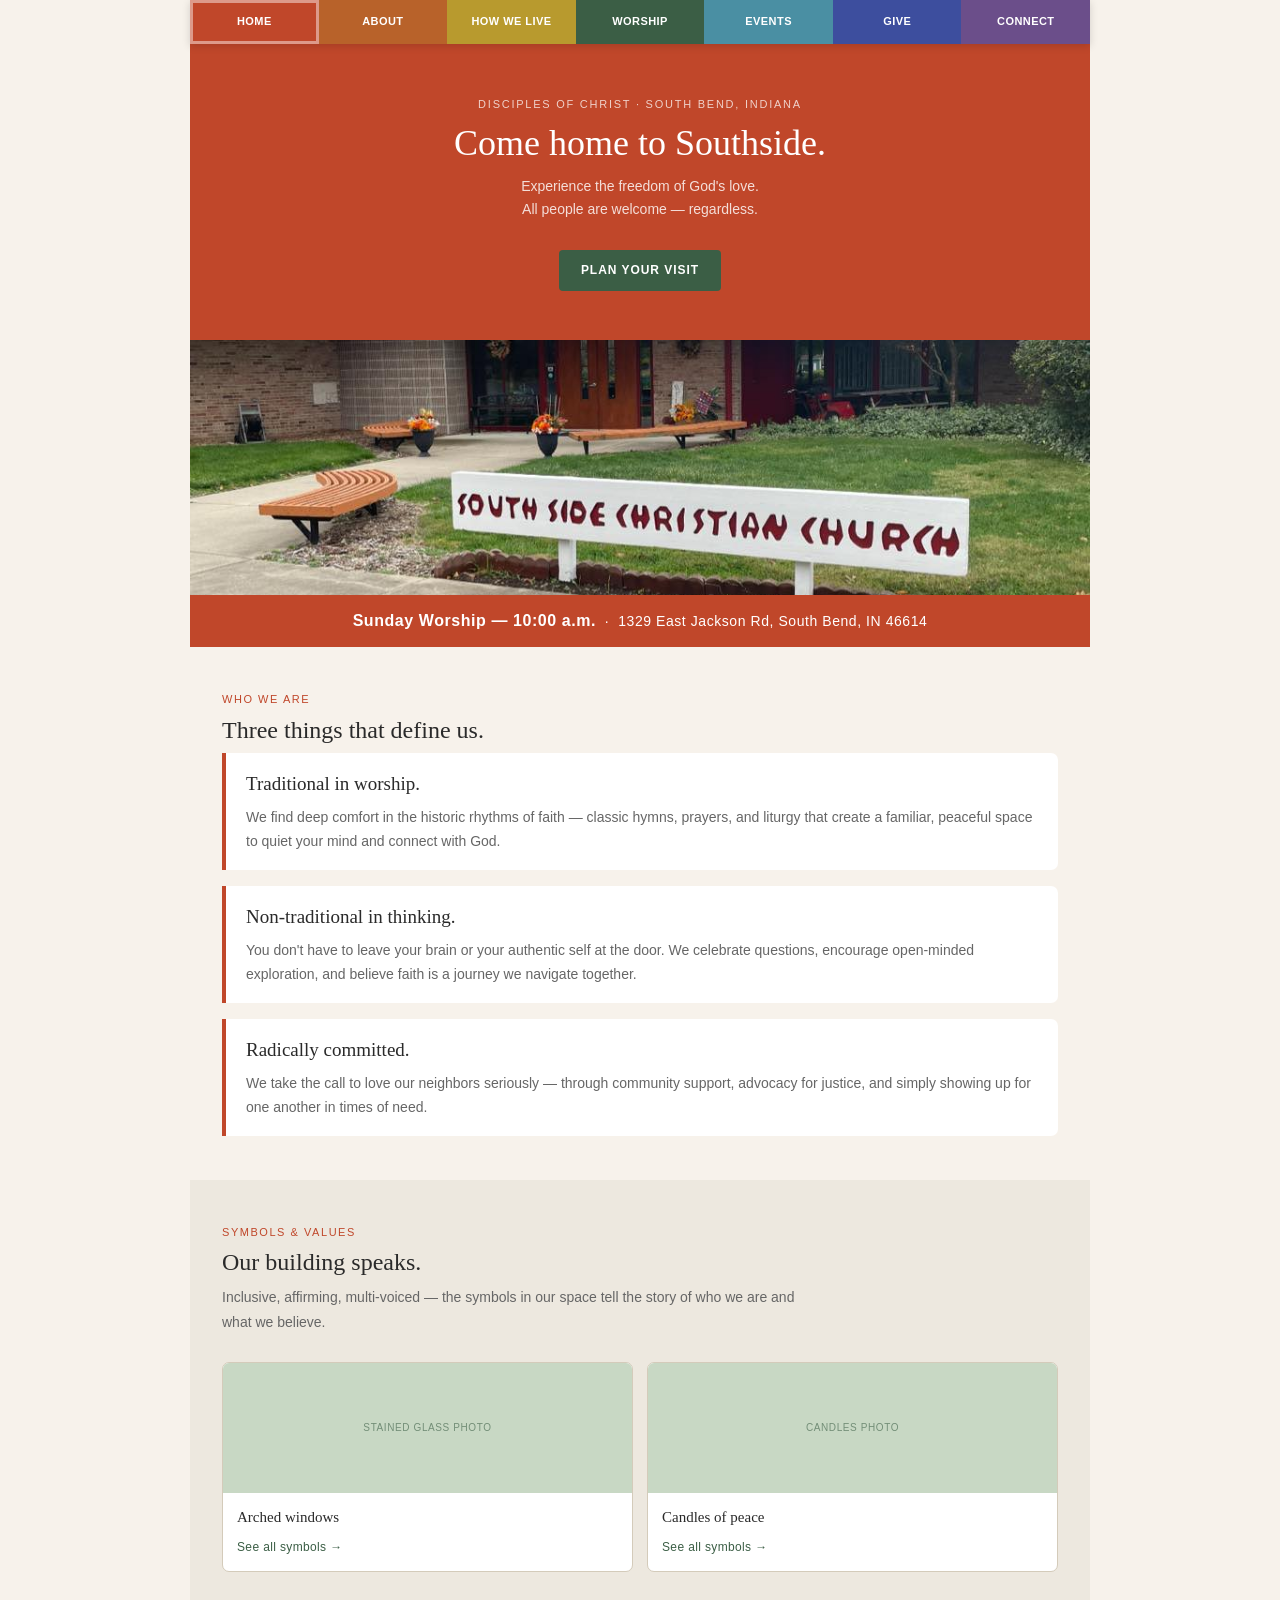
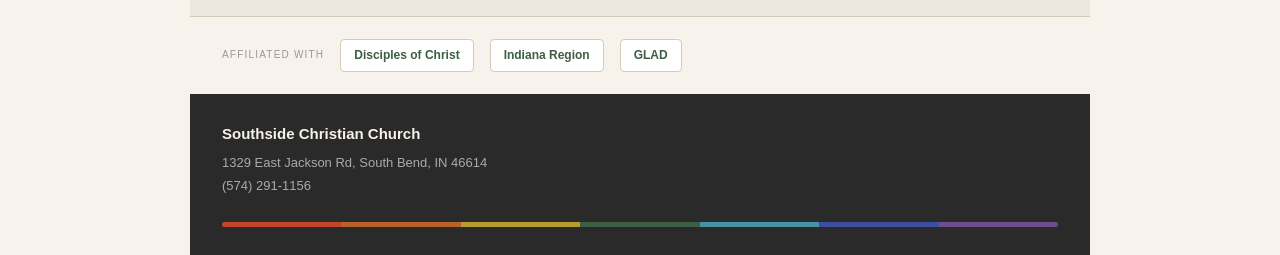
<file: index.html>
<!DOCTYPE html>
<html lang="en">
<head>
  <meta charset="UTF-8">
  <meta name="viewport" content="width=device-width, initial-scale=1.0">
  <title>Southside Christian Church — South Bend, Indiana</title>
  <meta name="description" content="A Disciples of Christ church in South Bend, Indiana. Traditional in worship, non-traditional in thinking, radically committed. All people are welcome — regardless.">
  <link rel="stylesheet" href="css/style.css">
  <style>
    /* ── Page-specific styles ── */

    /* HERO */
    .home-hero {
      background: #C0472A;
      padding: 52px 32px 44px;
      text-align: center;
    }
    .home-hero .page-hero-sub {
      margin: 0 auto 28px;
    }
    .home-hero .btn--primary {
      background: #3B5E45;
    }

    /* CHURCH PHOTO */
    .church-photo {
      width: 100%;
      height: 260px;
      background: #C8D8C4;
      display: flex;
      align-items: center;
      justify-content: center;
      border-top: 5px solid var(--red);
      overflow: hidden;
    }
    .church-photo img {
      width: 100%;
      height: 100%;
      object-fit: cover;
    }
    .church-photo__placeholder {
      font-family: var(--sans);
      font-size: 13px;
      color: var(--sage);
      text-transform: uppercase;
      letter-spacing: 0.08em;
      opacity: 0.6;
    }

    /* WHO WE ARE PILLARS */
    .pillar {
      border-left: 4px solid #C0472A;
      padding: 16px 20px;
      margin-bottom: 16px;
      background: #fff;
      border-radius: 0 7px 7px 0;
    }
    .pillar:nth-child(2) { border-left-color: #C0472A; }
    .pillar:nth-child(3) { border-left-color: #C0472A; }
    .pillar:last-child   { margin-bottom: 0; }

    .pillar__title {
      font-size: 19px;
      font-weight: normal;
      color: var(--text);
      margin-bottom: 7px;
    }
    .pillar__body {
      font-family: var(--sans);
      font-size: 14px;
      color: var(--muted);
      line-height: 1.7;
    }

    /* SYMBOLS TEASER */
    .symbols-grid {
      display: grid;
      grid-template-columns: 1fr 1fr;
      gap: 14px;
    }
    .symbol-card {
      background: #fff;
      border-radius: 7px;
      border: 1px solid var(--border);
      overflow: hidden;
    }
    .symbol-card__img {
      height: 130px;
      background: #C8D8C4;
      display: flex;
      align-items: center;
      justify-content: center;
      overflow: hidden;
    }
    .symbol-card__img img {
      width: 100%;
      height: 100%;
      object-fit: cover;
    }
    .symbol-card__img .placeholder {
      font-family: var(--sans);
      font-size: 10px;
      color: var(--sage);
      text-transform: uppercase;
      letter-spacing: 0.06em;
      opacity: 0.6;
    }
    .symbol-card__info {
      padding: 12px 14px;
    }
    .symbol-card__name {
      font-size: 15px;
      color: var(--text);
      margin-bottom: 4px;
    }
    .symbol-card__link {
      font-family: var(--sans);
      font-size: 12px;
      color: var(--sage);
      text-decoration: none;
      letter-spacing: 0.03em;
    }
    .symbol-card__link:hover { text-decoration: underline; }

    /* AFFILIATIONS */
    .affiliations {
      padding: 22px 32px;
      background: var(--cream);
      display: flex;
      align-items: center;
      gap: 16px;
      flex-wrap: wrap;
      border-top: 1px solid var(--border);
    }
    .affiliations__label {
      font-family: var(--sans);
      font-size: 10px;
      text-transform: uppercase;
      letter-spacing: 0.12em;
      color: var(--subtle);
      flex-shrink: 0;
    }
    .affil-badge {
      background: #fff;
      border: 1px solid var(--border);
      border-radius: 4px;
      padding: 6px 13px;
      font-family: var(--sans);
      font-size: 12px;
      color: var(--sage);
      font-weight: bold;
      text-decoration: none;
    }
    .affil-badge:hover { background: var(--sand); }
  </style>
</head>
<body>

<div class="site">

  <!-- ── NAVIGATION ── -->
  <nav aria-label="Main navigation">
    <div class="nav-rainbow">
      <a href="index.html"         class="nav-item active" style="background:var(--red);">Home</a>
      <a href="about.html"         class="nav-item"        style="background:var(--terracotta);">About</a>
      <a href="how-we-live.html"   class="nav-item"        style="background:var(--gold);">How we live</a>
      <a href="worship.html"       class="nav-item"        style="background:var(--sage);">Worship</a>
      <a href="events.html"        class="nav-item"        style="background:var(--blue);">Events</a>
      <a href="give.html"          class="nav-item"        style="background:var(--indigo);">Give</a>
      <a href="connect.html"       class="nav-item"        style="background:var(--violet);">Connect</a>
    </div>
  </nav>

  <!-- ── HERO ── -->
  <header class="home-hero">
    <p class="page-hero-eyebrow">Disciples of Christ · South Bend, Indiana</p>
    <h1 class="page-hero-title">Come home to Southside.</h1>
    <p class="page-hero-sub">Experience the freedom of God's love.<br>All people are welcome — regardless.</p>
    <a href="connect.html" class="btn btn--primary">Plan your visit</a>
  </header>

  <!-- ── CHURCH PHOTO ── -->
  <div class="church-photo">
    <img src="images/entrance.jpg" alt="Exterior of Southside Christian Church, South Bend, Indiana">
  </div>

  <!-- ── SERVICE TIME BANNER ── -->
  <div class="service-banner">
    <strong>Sunday Worship — 10:00 a.m.</strong> &nbsp;·&nbsp; 1329 East Jackson Rd, South Bend, IN 46614
  </div>

  <!-- ── WHO WE ARE ── -->
  <section class="section section--cream">
    <p class="section-eyebrow" style="color:#C0472A;">Who we are</p>
    <h2 class="section-title">Three things that define us.</h2>

    <div class="pillar">
      <h3 class="pillar__title">Traditional in worship.</h3>
      <p class="pillar__body">We find deep comfort in the historic rhythms of faith — classic hymns, prayers, and liturgy that create a familiar, peaceful space to quiet your mind and connect with God.</p>
    </div>

    <div class="pillar">
      <h3 class="pillar__title">Non-traditional in thinking.</h3>
      <p class="pillar__body">You don't have to leave your brain or your authentic self at the door. We celebrate questions, encourage open-minded exploration, and believe faith is a journey we navigate together.</p>
    </div>

    <div class="pillar">
      <h3 class="pillar__title">Radically committed.</h3>
      <p class="pillar__body">We take the call to love our neighbors seriously — through community support, advocacy for justice, and simply showing up for one another in times of need.</p>
    </div>
  </section>

  <!-- ── SYMBOLS TEASER ── -->
  <section class="section section--sand">
    <p class="section-eyebrow" style="color:#C0472A;">Symbols &amp; values</p>
    <h2 class="section-title">Our building speaks.</h2>
    <p class="section-desc">Inclusive, affirming, multi-voiced — the symbols in our space tell the story of who we are and what we believe.</p>

    <div class="symbols-grid">
      <div class="symbol-card">
        <div class="symbol-card__img">
          <!-- <img src="images/stained-glass.jpg" alt="Arched stained glass windows at Southside Christian Church"> -->
          <span class="placeholder">Stained glass photo</span>
        </div>
        <div class="symbol-card__info">
          <p class="symbol-card__name">Arched windows</p>
          <a class="symbol-card__link" href="about.html#symbols">See all symbols →</a>
        </div>
      </div>
      <div class="symbol-card">
        <div class="symbol-card__img">
          <!-- <img src="images/candles.jpg" alt="Candles of peace and prayer at Southside Christian Church"> -->
          <span class="placeholder">Candles photo</span>
        </div>
        <div class="symbol-card__info">
          <p class="symbol-card__name">Candles of peace</p>
          <a class="symbol-card__link" href="about.html#symbols">See all symbols →</a>
        </div>
      </div>
    </div>
  </section>

  <!-- ── AFFILIATIONS ── -->
  <div class="affiliations">
    <span class="affiliations__label">Affiliated with</span>
    <a class="affil-badge" href="https://disciples.org/" target="_blank" rel="noopener">Disciples of Christ</a>
    <a class="affil-badge" href="http://indianadisciples.org/" target="_blank" rel="noopener">Indiana Region</a>
    <a class="affil-badge" href="#" target="_blank" rel="noopener">GLAD</a>
  </div>

  <!-- ── FOOTER ── -->
  <footer class="site-footer">
    <p class="site-footer__name">Southside Christian Church</p>
    <p class="site-footer__addr">
      1329 East Jackson Rd, South Bend, IN 46614<br>
      (574) 291-1156
    </p>
    <div class="footer-rainbow">
      <span style="background:var(--red);"></span>
      <span style="background:var(--terracotta);"></span>
      <span style="background:var(--gold);"></span>
      <span style="background:var(--sage);"></span>
      <span style="background:var(--blue);"></span>
      <span style="background:var(--indigo);"></span>
      <span style="background:var(--violet);"></span>
    </div>
  </footer>

</div><!-- /.site -->

</body>
</html>
</file>
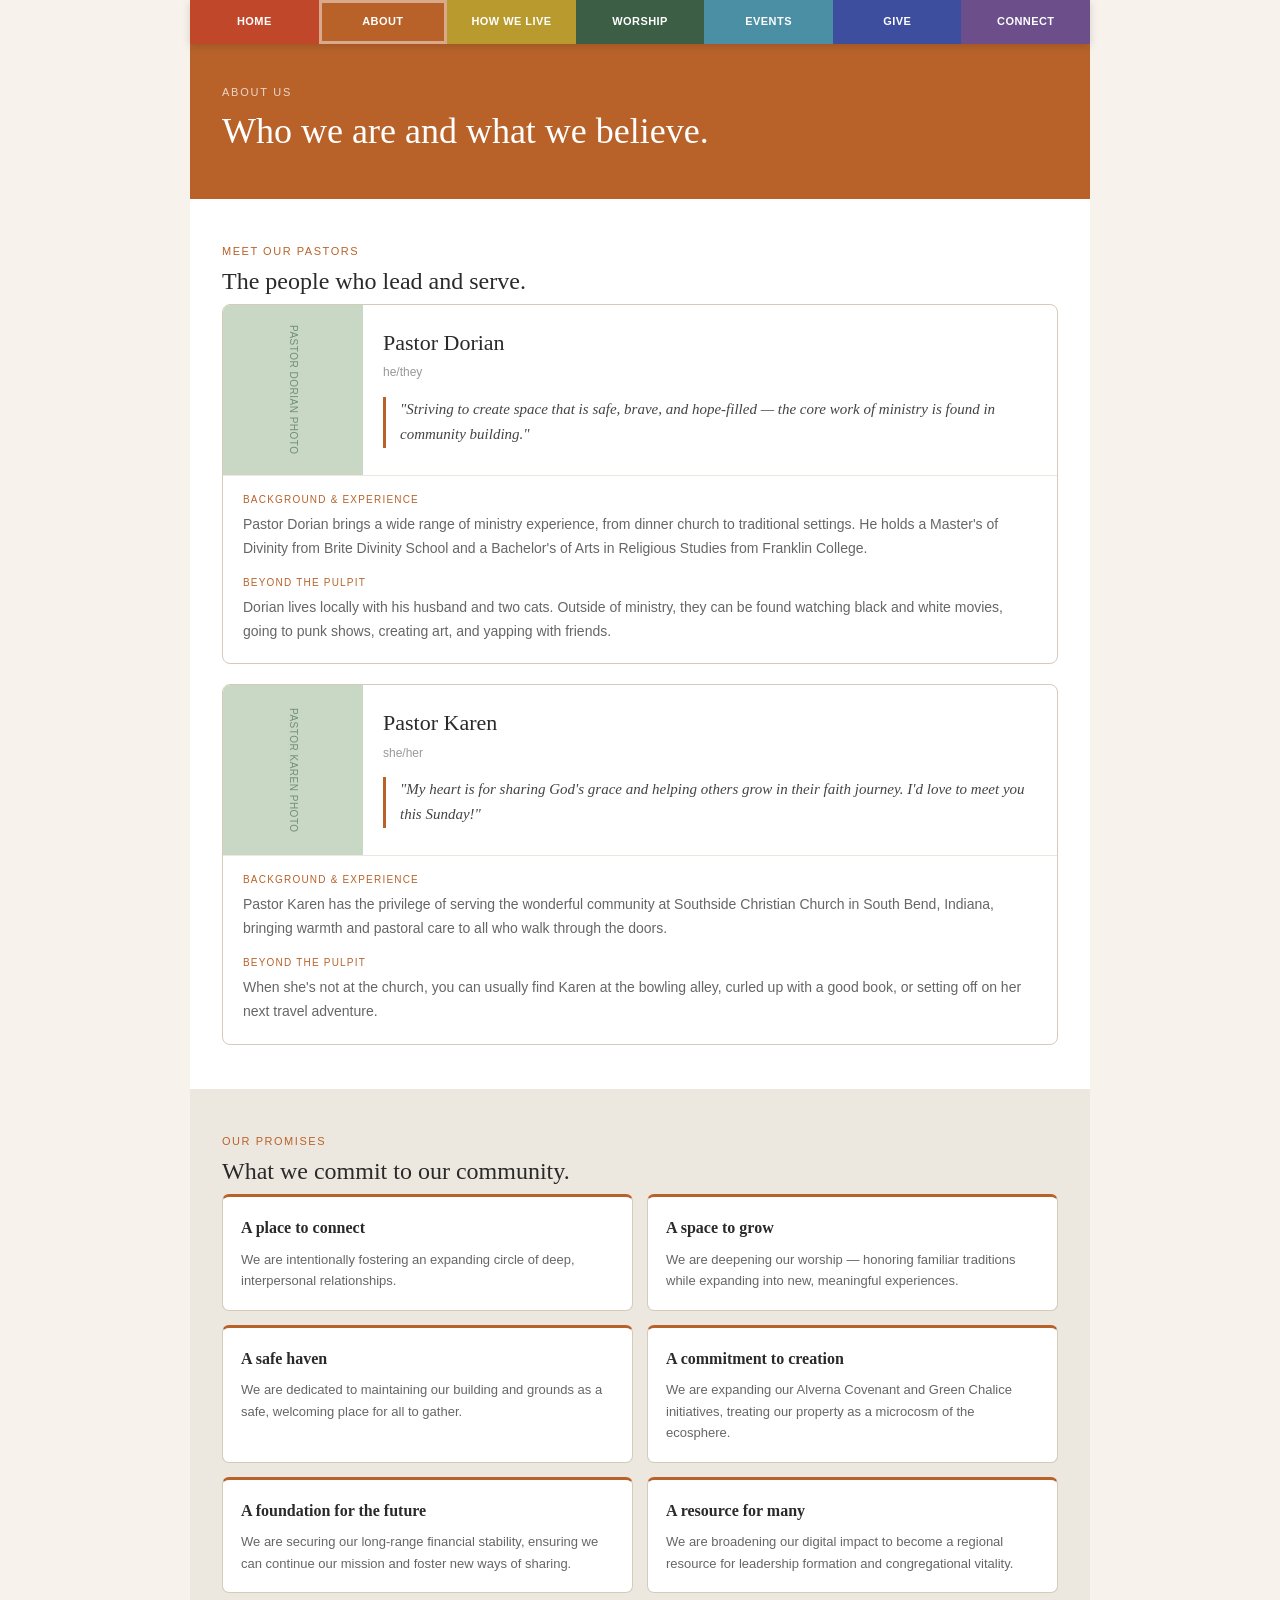
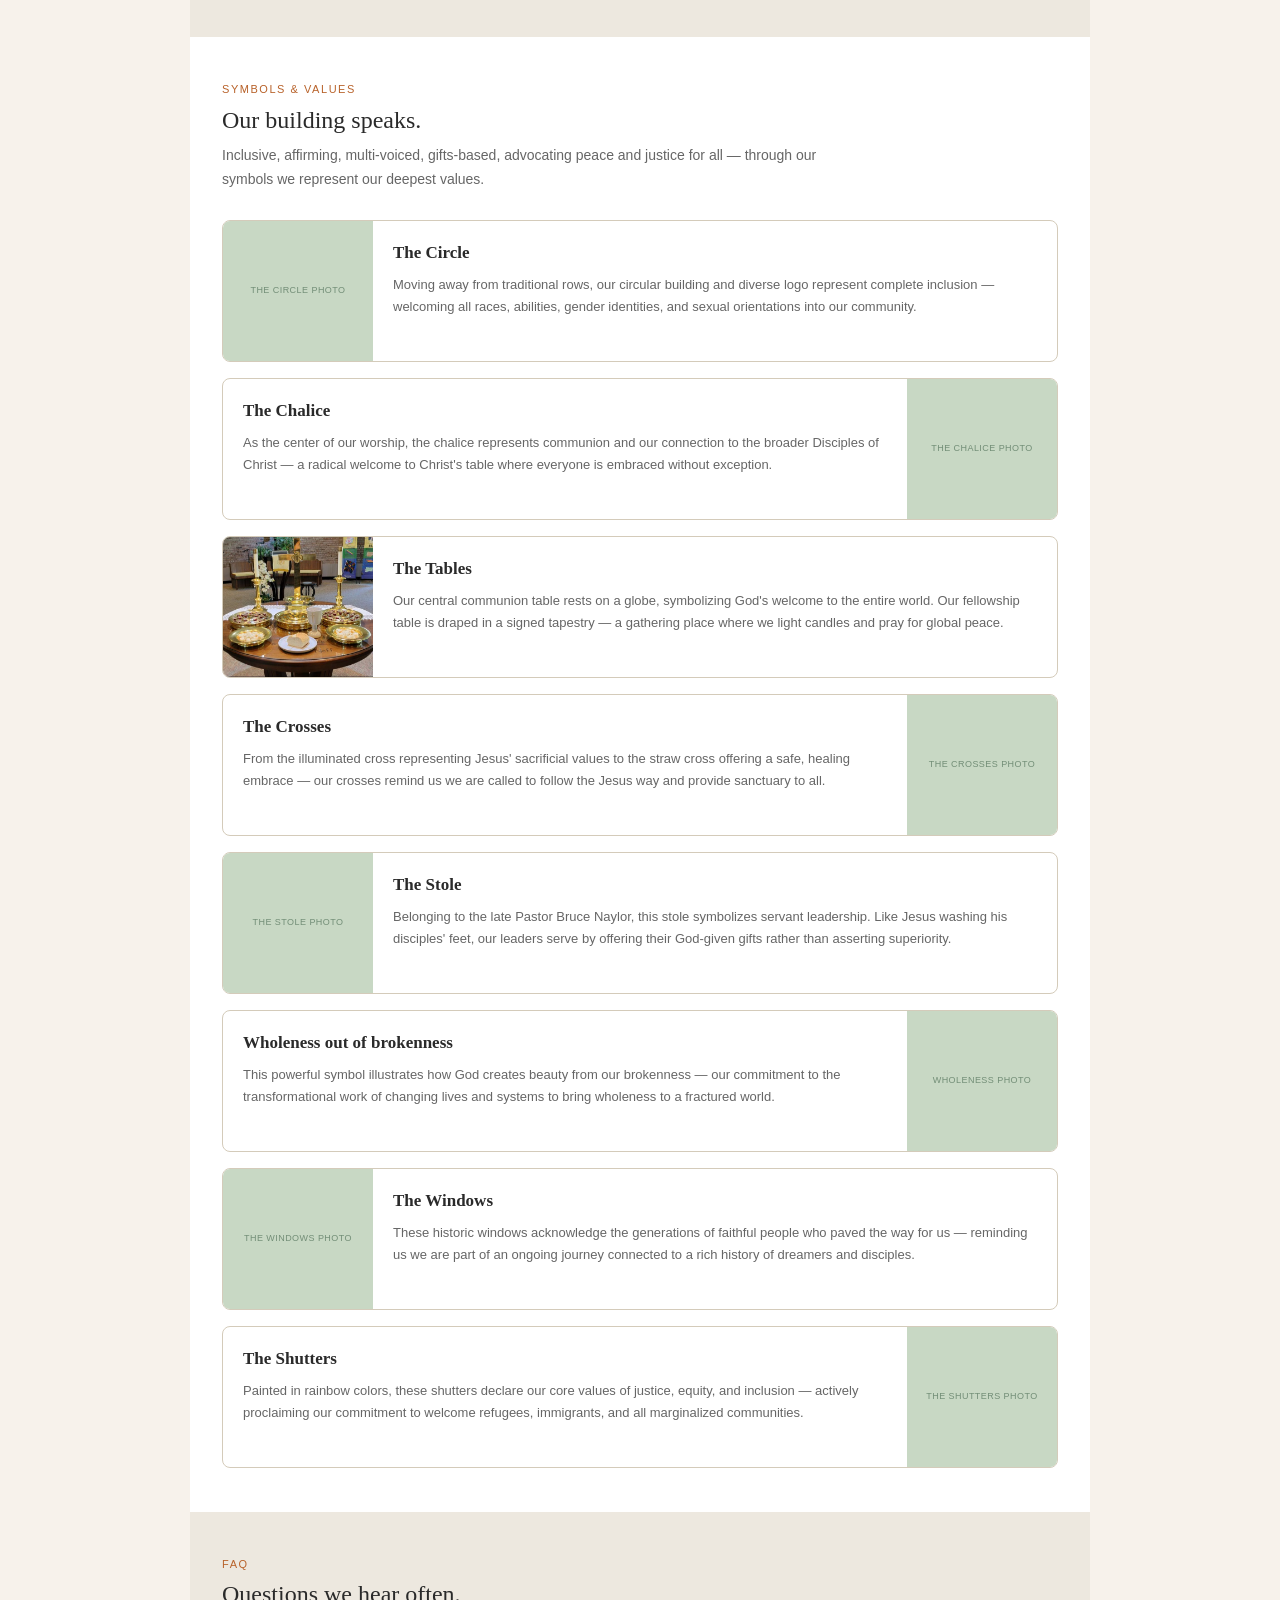
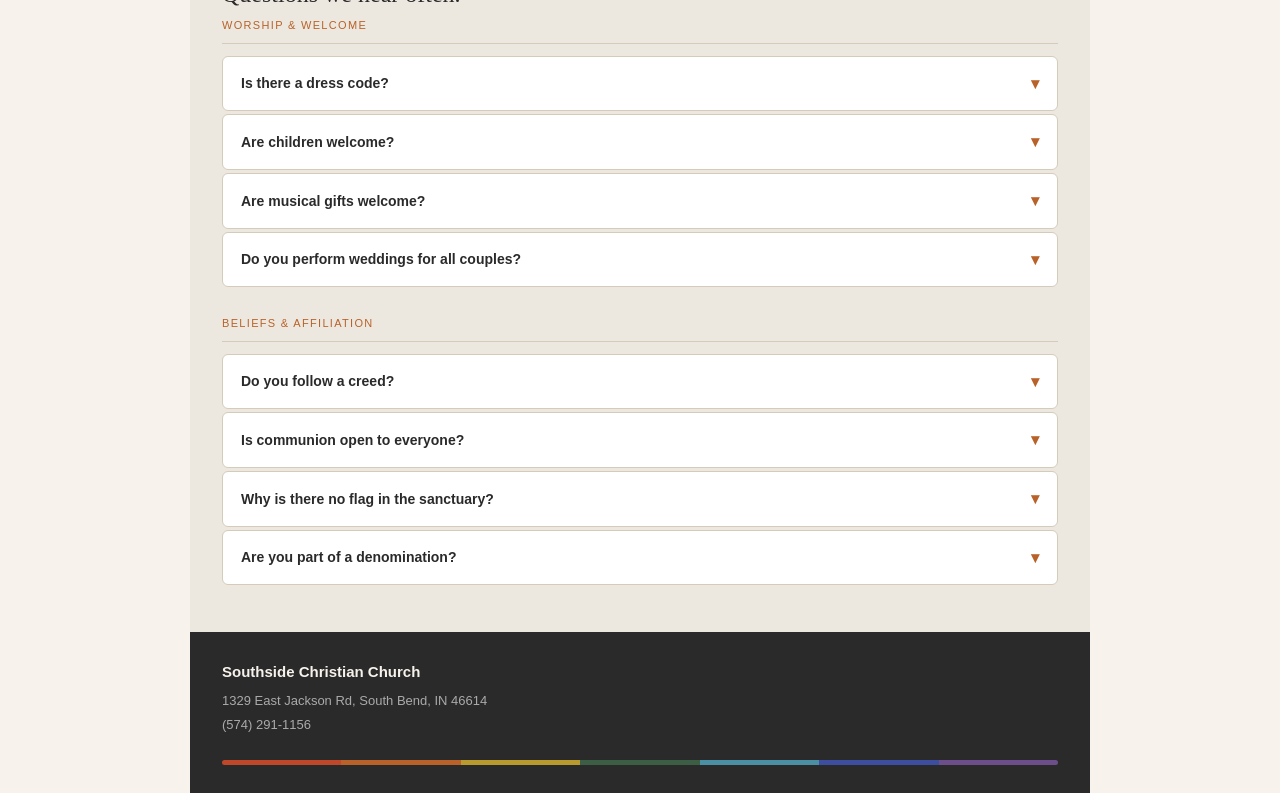
<file: about.html>
<!DOCTYPE html>
<html lang="en">
<head>
  <meta charset="UTF-8">
  <meta name="viewport" content="width=device-width, initial-scale=1.0">
  <title>About Us — Southside Christian Church</title>
  <meta name="description" content="Meet our pastors, learn our promises to the community, explore our symbols and values, and find answers to common questions about Southside Christian Church.">
  <link rel="stylesheet" href="css/style.css">
  <style>

    /* ── PASTORS ── */
    .pastor-card {
      background: #fff;
      border-radius: 8px;
      border: 1px solid var(--border);
      overflow: hidden;
      margin-bottom: 20px;
    }
    .pastor-card:last-child { margin-bottom: 0; }

    .pastor-top {
      display: flex;
    }
    .pastor-photo {
      width: 140px;
      min-height: 170px;
      background: #C8D8C4;
      flex-shrink: 0;
      display: flex;
      align-items: center;
      justify-content: center;
      overflow: hidden;
    }
    .pastor-photo img {
      width: 100%;
      height: 100%;
      object-fit: cover;
    }
    .pastor-photo__placeholder {
      font-family: var(--sans);
      font-size: 10px;
      color: var(--sage);
      text-transform: uppercase;
      letter-spacing: 0.05em;
      opacity: 0.6;
      writing-mode: vertical-rl;
      text-align: center;
    }
    .pastor-header {
      padding: 20px 20px 16px;
      flex: 1;
    }
    .pastor-name {
      font-size: 22px;
      font-weight: normal;
      color: var(--text);
      margin-bottom: 3px;
    }
    .pastor-pronouns {
      font-family: var(--sans);
      font-size: 12px;
      color: var(--subtle);
      margin-bottom: 14px;
    }
    .pastor-mission {
      font-size: 15px;
      color: #444;
      line-height: 1.7;
      font-style: italic;
      border-left: 3px solid var(--terracotta);
      padding-left: 14px;
    }
    .pastor-body {
      padding: 0 20px 20px;
      border-top: 1px solid var(--sand);
      margin-top: 0;
      padding-top: 16px;
    }
    .pastor-section-label {
      font-family: var(--sans);
      font-size: 10px;
      text-transform: uppercase;
      letter-spacing: 0.12em;
      color: var(--terracotta);
      margin-bottom: 5px;
      margin-top: 14px;
    }
    .pastor-section-label:first-child { margin-top: 0; }
    .pastor-text {
      font-family: var(--sans);
      font-size: 14px;
      color: var(--muted);
      line-height: 1.7;
    }

    /* ── PROMISES ── */
    .promise-card {
      background: #fff;
      border-radius: 7px;
      border: 1px solid var(--border);
      border-top: 3px solid var(--terracotta);
      padding: 18px;
    }
    .promise-title {
      font-size: 16px;
      color: var(--text);
      margin-bottom: 8px;
    }
    .promise-body {
      font-family: var(--sans);
      font-size: 13px;
      color: var(--muted);
      line-height: 1.65;
    }

    /* ── SYMBOLS ── */
    .symbol-row {
      display: flex;
      margin-bottom: 16px;
      background: #fff;
      border-radius: 8px;
      border: 1px solid var(--border);
      overflow: hidden;
    }
    .symbol-row:last-child { margin-bottom: 0; }
    .symbol-row.flip { flex-direction: row-reverse; }

    .symbol-img {
      width: 150px;
      min-height: 140px;
      background: #C8D8C4;
      flex-shrink: 0;
      display: flex;
      align-items: center;
      justify-content: center;
      overflow: hidden;
    }
    .symbol-img img {
      width: 100%;
      height: 100%;
      object-fit: cover;
    }
    .symbol-img__placeholder {
      font-family: var(--sans);
      font-size: 9px;
      color: var(--sage);
      text-transform: uppercase;
      letter-spacing: 0.05em;
      opacity: 0.6;
      text-align: center;
      padding: 8px;
    }
    .symbol-content {
      padding: 18px 20px;
      flex: 1;
    }
    .symbol-name {
      font-size: 17px;
      color: var(--text);
      margin-bottom: 8px;
    }
    .symbol-desc {
      font-family: var(--sans);
      font-size: 13px;
      color: var(--muted);
      line-height: 1.7;
    }

    /* ── FAQ ── */
    .faq-group {
      margin-bottom: 28px;
    }
    .faq-group:last-child { margin-bottom: 0; }

    .faq-group-title {
      font-family: var(--sans);
      font-size: 11px;
      text-transform: uppercase;
      letter-spacing: 0.12em;
      color: var(--terracotta);
      margin-bottom: 12px;
      padding-bottom: 8px;
      border-bottom: 1px solid var(--border);
    }
    .faq-item {
      margin-bottom: 3px;
      background: #fff;
      border-radius: 6px;
      border: 1px solid var(--border);
      overflow: hidden;
    }
    .faq-q {
      font-family: var(--sans);
      font-size: 14px;
      font-weight: bold;
      color: var(--text);
      padding: 14px 18px;
      cursor: pointer;
      display: flex;
      justify-content: space-between;
      align-items: center;
      user-select: none;
    }
    .faq-q:hover { background: var(--cream); }

    .faq-arrow {
      color: var(--terracotta);
      font-size: 16px;
      flex-shrink: 0;
      margin-left: 10px;
      transition: transform 0.2s ease;
    }
    .faq-arrow.open { transform: rotate(180deg); }

    .faq-a {
      font-family: var(--sans);
      font-size: 14px;
      color: var(--muted);
      line-height: 1.7;
      padding: 0 18px 16px;
      display: none;
    }
    .faq-a.open { display: block; }
    .faq-a a {
      color: var(--sage);
      text-decoration: underline;
    }

    /* ── RESPONSIVE ── */
    @media (max-width: 600px) {
      .pastor-top { flex-direction: column; }
      .pastor-photo { width: 100%; height: 180px; writing-mode: horizontal-tb; }
      .symbol-row, .symbol-row.flip { flex-direction: column; }
      .symbol-img { width: 100%; height: 160px; }
    }
  </style>
</head>
<body>

<div class="site">

  <!-- ── NAVIGATION ── -->
  <nav aria-label="Main navigation">
    <div class="nav-rainbow">
      <a href="index.html"       class="nav-item"        style="background:#C0472A;">Home</a>
      <a href="about.html"       class="nav-item active" style="background:#B8622A;">About</a>
      <a href="how-we-live.html" class="nav-item"        style="background:#B89A2E;">How we live</a>
      <a href="worship.html"     class="nav-item"        style="background:#3B5E45;">Worship</a>
      <a href="events.html"      class="nav-item"        style="background:#4A8FA3;">Events</a>
      <a href="give.html"        class="nav-item"        style="background:#3D4E9E;">Give</a>
      <a href="connect.html"     class="nav-item"        style="background:#6B4E8A;">Connect</a>
    </div>
  </nav>

  <!-- ── HERO ── -->
  <header class="page-hero" style="background:#B8622A;">
    <p class="page-hero-eyebrow">About us</p>
    <h1 class="page-hero-title">Who we are and what we believe.</h1>
  </header>

  <!-- ══════════════════════════════════════
       PASTORS
  ══════════════════════════════════════ -->
  <section class="section section--white" id="pastors">
    <p class="section-eyebrow" style="color:#B8622A;">Meet our pastors</p>
    <h2 class="section-title">The people who lead and serve.</h2>

    <!-- Pastor Dorian -->
    <div class="pastor-card">
      <div class="pastor-top">
        <div class="pastor-photo">
          <!-- <img src="images/pastor-dorian.jpg" alt="Pastor Dorian"> -->
          <span class="pastor-photo__placeholder">Pastor Dorian photo</span>
        </div>
        <div class="pastor-header">
          <h3 class="pastor-name">Pastor Dorian</h3>
          <p class="pastor-pronouns">he/they</p>
          <p class="pastor-mission">"Striving to create space that is safe, brave, and hope-filled — the core work of ministry is found in community building."</p>
        </div>
      </div>
      <div class="pastor-body">
        <p class="pastor-section-label">Background &amp; experience</p>
        <p class="pastor-text">Pastor Dorian brings a wide range of ministry experience, from dinner church to traditional settings. He holds a Master's of Divinity from Brite Divinity School and a Bachelor's of Arts in Religious Studies from Franklin College.</p>
        <p class="pastor-section-label">Beyond the pulpit</p>
        <p class="pastor-text">Dorian lives locally with his husband and two cats. Outside of ministry, they can be found watching black and white movies, going to punk shows, creating art, and yapping with friends.</p>
      </div>
    </div>

    <!-- Pastor Karen -->
    <div class="pastor-card">
      <div class="pastor-top">
        <div class="pastor-photo">
          <!-- <img src="images/pastor-karen.jpg" alt="Pastor Karen"> -->
          <span class="pastor-photo__placeholder">Pastor Karen photo</span>
        </div>
        <div class="pastor-header">
          <h3 class="pastor-name">Pastor Karen</h3>
          <p class="pastor-pronouns">she/her</p>
          <p class="pastor-mission">"My heart is for sharing God's grace and helping others grow in their faith journey. I'd love to meet you this Sunday!"</p>
        </div>
      </div>
      <div class="pastor-body">
        <p class="pastor-section-label">Background &amp; experience</p>
        <p class="pastor-text">Pastor Karen has the privilege of serving the wonderful community at Southside Christian Church in South Bend, Indiana, bringing warmth and pastoral care to all who walk through the doors.</p>
        <p class="pastor-section-label">Beyond the pulpit</p>
        <p class="pastor-text">When she's not at the church, you can usually find Karen at the bowling alley, curled up with a good book, or setting off on her next travel adventure.</p>
      </div>
    </div>
  </section>

  <!-- ══════════════════════════════════════
       PROMISES
  ══════════════════════════════════════ -->
  <section class="section section--sand" id="promises">
    <p class="section-eyebrow" style="color:#B8622A;">Our promises</p>
    <h2 class="section-title">What we commit to our community.</h2>

    <div class="grid-2">
      <div class="promise-card">
        <h3 class="promise-title">A place to connect</h3>
        <p class="promise-body">We are intentionally fostering an expanding circle of deep, interpersonal relationships.</p>
      </div>
      <div class="promise-card">
        <h3 class="promise-title">A space to grow</h3>
        <p class="promise-body">We are deepening our worship — honoring familiar traditions while expanding into new, meaningful experiences.</p>
      </div>
      <div class="promise-card">
        <h3 class="promise-title">A safe haven</h3>
        <p class="promise-body">We are dedicated to maintaining our building and grounds as a safe, welcoming place for all to gather.</p>
      </div>
      <div class="promise-card">
        <h3 class="promise-title">A commitment to creation</h3>
        <p class="promise-body">We are expanding our Alverna Covenant and Green Chalice initiatives, treating our property as a microcosm of the ecosphere.</p>
      </div>
      <div class="promise-card">
        <h3 class="promise-title">A foundation for the future</h3>
        <p class="promise-body">We are securing our long-range financial stability, ensuring we can continue our mission and foster new ways of sharing.</p>
      </div>
      <div class="promise-card">
        <h3 class="promise-title">A resource for many</h3>
        <p class="promise-body">We are broadening our digital impact to become a regional resource for leadership formation and congregational vitality.</p>
      </div>
    </div>
  </section>

  <!-- ══════════════════════════════════════
       SYMBOLS
  ══════════════════════════════════════ -->
  <section class="section section--white" id="symbols">
    <p class="section-eyebrow" style="color:#B8622A;">Symbols &amp; values</p>
    <h2 class="section-title">Our building speaks.</h2>
    <p class="section-desc">Inclusive, affirming, multi-voiced, gifts-based, advocating peace and justice for all — through our symbols we represent our deepest values.</p>

    <div class="symbol-row">
      <div class="symbol-img">
        <!-- <img src="images/symbol-circle.jpg" alt="The Circle — our circular building and diverse logo"> -->
        <span class="symbol-img__placeholder">The Circle photo</span>
      </div>
      <div class="symbol-content">
        <h3 class="symbol-name">The Circle</h3>
        <p class="symbol-desc">Moving away from traditional rows, our circular building and diverse logo represent complete inclusion — welcoming all races, abilities, gender identities, and sexual orientations into our community.</p>
      </div>
    </div>

    <div class="symbol-row flip">
      <div class="symbol-img">
        <!-- <img src="images/symbol-chalice.jpg" alt="The Chalice"> -->
        <span class="symbol-img__placeholder">The Chalice photo</span>
      </div>
      <div class="symbol-content">
        <h3 class="symbol-name">The Chalice</h3>
        <p class="symbol-desc">As the center of our worship, the chalice represents communion and our connection to the broader Disciples of Christ — a radical welcome to Christ's table where everyone is embraced without exception.</p>
      </div>
    </div>

    <div class="symbol-row">
      <div class="symbol-img">
        <img src="images/table.jpg" alt="The Table">
      </div>
      <div class="symbol-content">
        <h3 class="symbol-name">The Tables</h3>
        <p class="symbol-desc">Our central communion table rests on a globe, symbolizing God's welcome to the entire world. Our fellowship table is draped in a signed tapestry — a gathering place where we light candles and pray for global peace.</p>
      </div>
    </div>

    <div class="symbol-row flip">
      <div class="symbol-img">
        <!-- <img src="images/symbol-crosses.jpg" alt="The Crosses"> -->
        <span class="symbol-img__placeholder">The Crosses photo</span>
      </div>
      <div class="symbol-content">
        <h3 class="symbol-name">The Crosses</h3>
        <p class="symbol-desc">From the illuminated cross representing Jesus' sacrificial values to the straw cross offering a safe, healing embrace — our crosses remind us we are called to follow the Jesus way and provide sanctuary to all.</p>
      </div>
    </div>

    <div class="symbol-row">
      <div class="symbol-img">
        <!-- <img src="images/symbol-stole.jpg" alt="The Stole"> -->
        <span class="symbol-img__placeholder">The Stole photo</span>
      </div>
      <div class="symbol-content">
        <h3 class="symbol-name">The Stole</h3>
        <p class="symbol-desc">Belonging to the late Pastor Bruce Naylor, this stole symbolizes servant leadership. Like Jesus washing his disciples' feet, our leaders serve by offering their God-given gifts rather than asserting superiority.</p>
      </div>
    </div>

    <div class="symbol-row flip">
      <div class="symbol-img">
        <!-- <img src="images/symbol-wholeness.jpg" alt="Wholeness out of Brokenness"> -->
        <span class="symbol-img__placeholder">Wholeness photo</span>
      </div>
      <div class="symbol-content">
        <h3 class="symbol-name">Wholeness out of brokenness</h3>
        <p class="symbol-desc">This powerful symbol illustrates how God creates beauty from our brokenness — our commitment to the transformational work of changing lives and systems to bring wholeness to a fractured world.</p>
      </div>
    </div>

    <div class="symbol-row">
      <div class="symbol-img">
        <!-- <img src="images/symbol-windows.jpg" alt="The Windows"> -->
        <span class="symbol-img__placeholder">The Windows photo</span>
      </div>
      <div class="symbol-content">
        <h3 class="symbol-name">The Windows</h3>
        <p class="symbol-desc">These historic windows acknowledge the generations of faithful people who paved the way for us — reminding us we are part of an ongoing journey connected to a rich history of dreamers and disciples.</p>
      </div>
    </div>

    <div class="symbol-row flip">
      <div class="symbol-img">
        <!-- <img src="images/symbol-shutters.jpg" alt="The Shutters"> -->
        <span class="symbol-img__placeholder">The Shutters photo</span>
      </div>
      <div class="symbol-content">
        <h3 class="symbol-name">The Shutters</h3>
        <p class="symbol-desc">Painted in rainbow colors, these shutters declare our core values of justice, equity, and inclusion — actively proclaiming our commitment to welcome refugees, immigrants, and all marginalized communities.</p>
      </div>
    </div>
  </section>

  <!-- ══════════════════════════════════════
       FAQ
  ══════════════════════════════════════ -->
  <section class="section section--sand" id="faq">
    <p class="section-eyebrow" style="color:#B8622A;">FAQ</p>
    <h2 class="section-title">Questions we hear often.</h2>

    <div class="faq-group">
      <p class="faq-group-title">Worship &amp; welcome</p>

      <div class="faq-item">
        <div class="faq-q" onclick="toggleFaq(this)">
          Is there a dress code?
          <span class="faq-arrow">▾</span>
        </div>
        <div class="faq-a">No. Some members wear jeans and casual wear, others may dress up. You are welcome to wear whatever you are most comfortable in.</div>
      </div>

      <div class="faq-item">
        <div class="faq-q" onclick="toggleFaq(this)">
          Are children welcome?
          <span class="faq-arrow">▾</span>
        </div>
        <div class="faq-a">Yes. Our Sunday services are intergenerational. Children are welcome to participate fully. We also provide "church grandparents" to assist parents so they can participate fully in the service.</div>
      </div>

      <div class="faq-item">
        <div class="faq-q" onclick="toggleFaq(this)">
          Are musical gifts welcome?
          <span class="faq-arrow">▾</span>
        </div>
        <div class="faq-a">Yes. During service we use the New Century Hymnal. Our hymns often include drums — you are welcome to join us in drumming!</div>
      </div>

      <div class="faq-item">
        <div class="faq-q" onclick="toggleFaq(this)">
          Do you perform weddings for all couples?
          <span class="faq-arrow">▾</span>
        </div>
        <div class="faq-a">Yes. Our pastors are inclusive and offer marriage to all who request it and complete our preparation process.</div>
      </div>
    </div>

    <div class="faq-group">
      <p class="faq-group-title">Beliefs &amp; affiliation</p>

      <div class="faq-item">
        <div class="faq-q" onclick="toggleFaq(this)">
          Do you follow a creed?
          <span class="faq-arrow">▾</span>
        </div>
        <div class="faq-a">No. As Disciples of Christ, we have no creed. Our faith is centered on the message of Jesus.</div>
      </div>

      <div class="faq-item">
        <div class="faq-q" onclick="toggleFaq(this)">
          Is communion open to everyone?
          <span class="faq-arrow">▾</span>
        </div>
        <div class="faq-a">Yes. There are no restrictions at our table. Everyone is invited — you do not need to be a member, believe a certain way, or have attended before to receive communion.</div>
      </div>

      <div class="faq-item">
        <div class="faq-q" onclick="toggleFaq(this)">
          Why is there no flag in the sanctuary?
          <span class="faq-arrow">▾</span>
        </div>
        <div class="faq-a">We do not display a US flag because we pledge our ultimate allegiance to the realm of God rather than a nation.</div>
      </div>

      <div class="faq-item">
        <div class="faq-q" onclick="toggleFaq(this)">
          Are you part of a denomination?
          <span class="faq-arrow">▾</span>
        </div>
        <div class="faq-a">We are affiliated with the <a href="https://disciples.org/" target="_blank" rel="noopener">Christian Church (Disciples of Christ)</a> and the <a href="http://indianadisciples.org/" target="_blank" rel="noopener">Indiana Region</a>. Our congregation is locally governed and independent in its decision-making.</div>
      </div>
    </div>
  </section>

  <!-- ── FOOTER ── -->
  <footer class="site-footer">
    <p class="site-footer__name">Southside Christian Church</p>
    <p class="site-footer__addr">
      1329 East Jackson Rd, South Bend, IN 46614<br>
      (574) 291-1156
    </p>
    <div class="footer-rainbow">
      <span style="background:#C0472A;"></span>
      <span style="background:#B8622A;"></span>
      <span style="background:#B89A2E;"></span>
      <span style="background:#3B5E45;"></span>
      <span style="background:#4A8FA3;"></span>
      <span style="background:#3D4E9E;"></span>
      <span style="background:#6B4E8A;"></span>
    </div>
  </footer>

</div><!-- /.site -->

<script>
  function toggleFaq(el) {
    const arrow  = el.querySelector('.faq-arrow');
    const answer = el.nextElementSibling;
    const isOpen = answer.classList.contains('open');
    // Close all open items
    document.querySelectorAll('.faq-a.open').forEach(a => a.classList.remove('open'));
    document.querySelectorAll('.faq-arrow.open').forEach(a => a.classList.remove('open'));
    // Open clicked item if it was closed
    if (!isOpen) {
      answer.classList.add('open');
      arrow.classList.add('open');
    }
  }
</script>

</body>
</html>
</file>
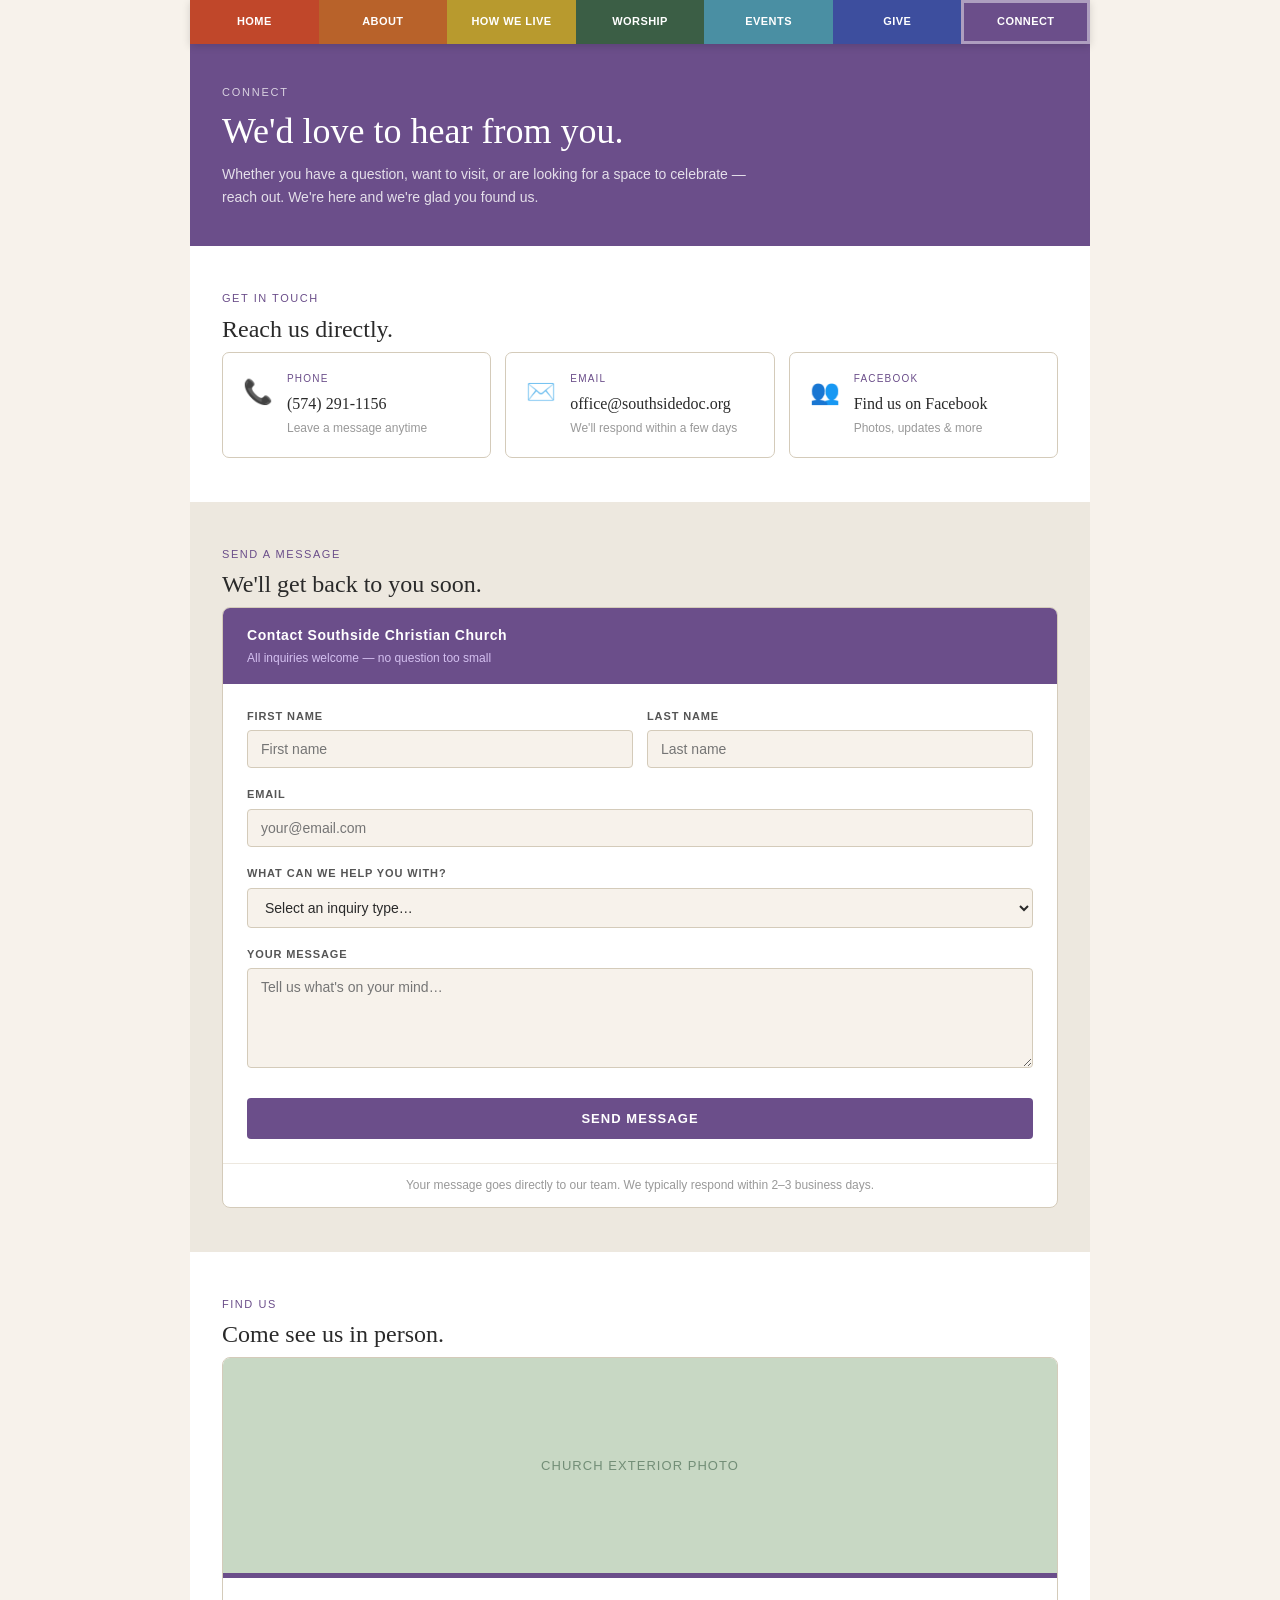
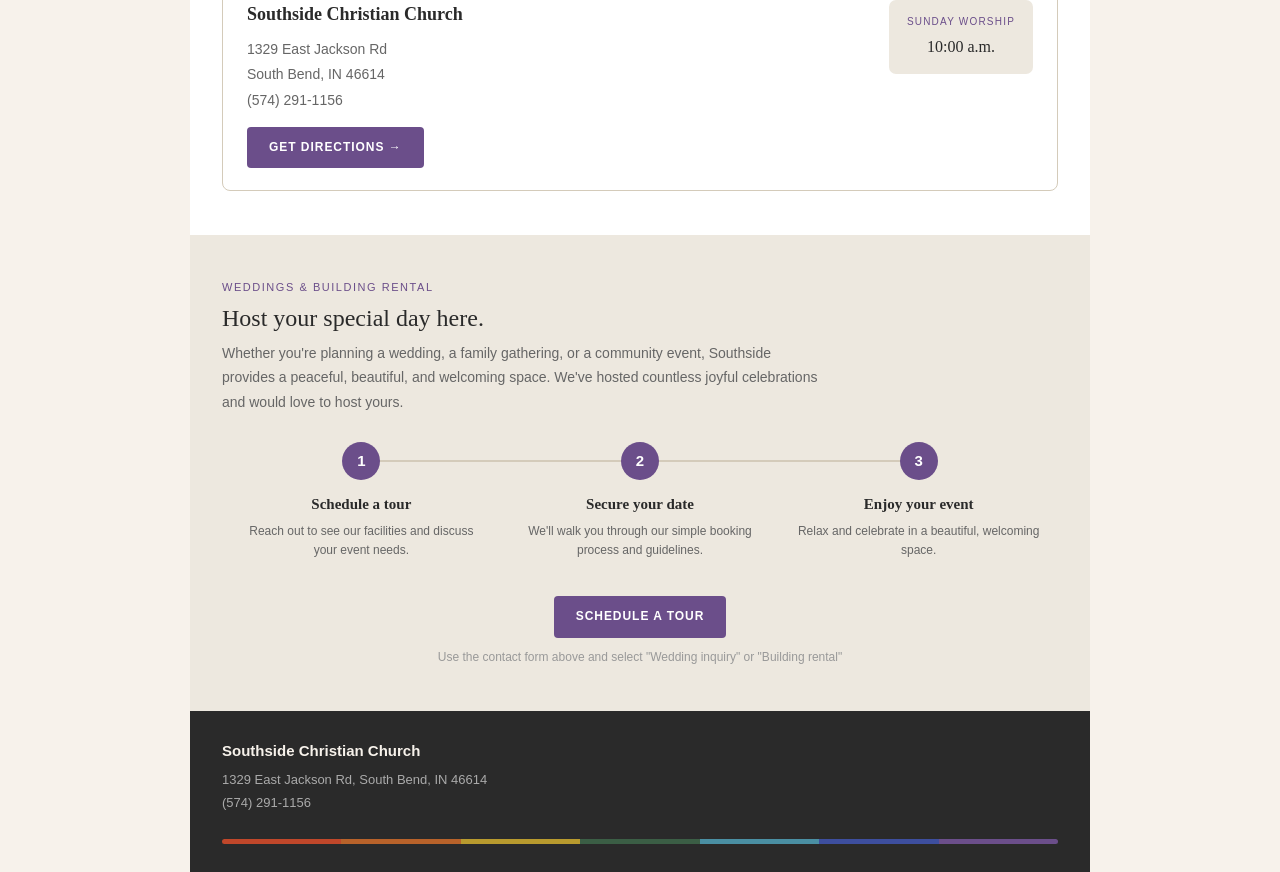
<file: connect.html>
<!DOCTYPE html>
<html lang="en">
<head>
  <meta charset="UTF-8">
  <meta name="viewport" content="width=device-width, initial-scale=1.0">
  <title>Connect — Southside Christian Church</title>
  <meta name="description" content="Get in touch with Southside Christian Church. Send a message, find us on the map, or inquire about weddings and building rental.">
  <link rel="stylesheet" href="css/style.css">
  <style>

    /* ── QUICK CONTACT CARDS ── */
    .quick-contact {
      display: grid;
      grid-template-columns: 1fr 1fr 1fr;
      gap: 14px;
    }
    .qc-card {
      background: #fff;
      border-radius: 7px;
      border: 1px solid var(--border);
      padding: 18px 20px;
      display: flex;
      align-items: flex-start;
      gap: 14px;
    }
    .qc-card__icon {
      font-size: 24px;
      flex-shrink: 0;
      margin-top: 2px;
    }
    .qc-card__label {
      font-family: var(--sans);
      font-size: 10px;
      text-transform: uppercase;
      letter-spacing: 0.12em;
      color: #6B4E8A;
      margin-bottom: 4px;
    }
    .qc-card__value {
      font-size: 16px;
      color: var(--text);
      margin-bottom: 3px;
    }
    .qc-card__sub {
      font-family: var(--sans);
      font-size: 12px;
      color: var(--subtle);
    }
    .qc-card a {
      text-decoration: none;
      color: inherit;
    }
    .qc-card a:hover .qc-card__value {
      text-decoration: underline;
      color: #6B4E8A;
    }

    /* ── FORM CONTAINER ── */
    .form-container {
      background: #fff;
      border-radius: 8px;
      border: 1px solid var(--border);
      overflow: hidden;
    }
    .form-container__header {
      background: #6B4E8A;
      padding: 16px 24px;
    }
    .form-container__title {
      font-family: var(--sans);
      font-size: 14px;
      font-weight: bold;
      color: #fff;
      letter-spacing: 0.04em;
      margin-bottom: 2px;
    }
    .form-container__sub {
      font-family: var(--sans);
      font-size: 12px;
      color: #D4C0F0;
    }
    .form-container__body { padding: 24px; }

    .form-submit {
      width: 100%;
      background: #6B4E8A;
      color: #fff;
      font-family: var(--sans);
      font-size: 13px;
      font-weight: bold;
      letter-spacing: 0.08em;
      text-transform: uppercase;
      padding: 13px;
      border: none;
      border-radius: 4px;
      cursor: pointer;
      margin-top: 4px;
      transition: opacity 0.15s;
    }
    .form-submit:hover { opacity: 0.88; }

    .form-container__note {
      font-family: var(--sans);
      font-size: 12px;
      color: var(--subtle);
      padding: 12px 24px;
      border-top: 1px solid var(--sand);
      text-align: center;
    }

    /* ── LOCATION CARD ── */
    .location-card {
      background: #fff;
      border-radius: 8px;
      border: 1px solid var(--border);
      overflow: hidden;
    }
    .location-photo {
      width: 100%;
      height: 220px;
      background: #C8D8C4;
      display: flex;
      align-items: center;
      justify-content: center;
      border-bottom: 5px solid #6B4E8A;
      overflow: hidden;
    }
    .location-photo img {
      width: 100%;
      height: 100%;
      object-fit: cover;
    }
    .location-photo__placeholder {
      font-family: var(--sans);
      font-size: 13px;
      color: var(--sage);
      text-transform: uppercase;
      letter-spacing: 0.08em;
      opacity: 0.6;
    }
    .location-body {
      padding: 22px 24px;
      display: flex;
      align-items: flex-start;
      justify-content: space-between;
      gap: 20px;
      flex-wrap: wrap;
    }
    .location-info__name {
      font-size: 18px;
      color: var(--text);
      margin-bottom: 8px;
    }
    .location-info__addr {
      font-family: var(--sans);
      font-size: 14px;
      color: var(--muted);
      line-height: 1.8;
      margin-bottom: 14px;
    }
    .location-info__addr a {
      color: var(--muted);
      text-decoration: none;
    }
    .location-info__addr a:hover { color: #6B4E8A; }

    .btn--violet {
      background: #6B4E8A;
      color: #fff;
    }

    .service-pill {
      background: var(--sand);
      border-radius: 7px;
      padding: 14px 18px;
      text-align: center;
      flex-shrink: 0;
    }
    .service-pill__label {
      font-family: var(--sans);
      font-size: 10px;
      text-transform: uppercase;
      letter-spacing: 0.12em;
      color: #6B4E8A;
      margin-bottom: 4px;
    }
    .service-pill__value {
      font-size: 16px;
      color: var(--text);
    }

    /* ── VENUE STEPS ── */
    .venue-steps {
      display: flex;
      gap: 0;
      margin-bottom: 28px;
      position: relative;
    }
    .venue-steps::before {
      content: '';
      position: absolute;
      top: 18px;
      left: calc(16.5% + 0px);
      right: calc(16.5% + 0px);
      height: 2px;
      background: var(--border);
      z-index: 0;
    }
    .venue-step {
      flex: 1;
      text-align: center;
      padding: 0 14px;
      position: relative;
      z-index: 1;
    }
    .venue-step__num {
      width: 38px;
      height: 38px;
      border-radius: 50%;
      background: #6B4E8A;
      color: #fff;
      font-family: var(--sans);
      font-size: 15px;
      font-weight: bold;
      display: flex;
      align-items: center;
      justify-content: center;
      margin: 0 auto 12px;
      position: relative;
      z-index: 2;
    }
    .venue-step__title {
      font-size: 15px;
      color: var(--text);
      margin-bottom: 6px;
    }
    .venue-step__body {
      font-family: var(--sans);
      font-size: 12px;
      color: var(--muted);
      line-height: 1.6;
    }

    .venue-cta {
      text-align: center;
      padding-top: 8px;
    }
    .venue-cta__sub {
      font-family: var(--sans);
      font-size: 12px;
      color: var(--subtle);
      margin-top: 10px;
    }

    /* ── SUCCESS MESSAGE ── */
    .form-success {
      display: none;
      background: #EEF7EE;
      border: 1px solid #9FD4AC;
      border-radius: 6px;
      padding: 20px 24px;
      text-align: center;
      font-family: var(--sans);
      font-size: 14px;
      color: var(--sage);
      margin-top: 16px;
    }
    .form-success.show { display: block; }

    /* ── RESPONSIVE ── */
    @media (max-width: 700px) {
      .quick-contact { grid-template-columns: 1fr; }
      .venue-steps { flex-direction: column; gap: 20px; }
      .venue-steps::before { display: none; }
      .location-body { flex-direction: column; }
    }
  </style>
</head>
<body>

<div class="site">

  <!-- ── NAVIGATION ── -->
  <nav aria-label="Main navigation">
    <div class="nav-rainbow">
      <a href="index.html"       class="nav-item"        style="background:#C0472A;">Home</a>
      <a href="about.html"       class="nav-item"        style="background:#B8622A;">About</a>
      <a href="how-we-live.html" class="nav-item"        style="background:#B89A2E;">How we live</a>
      <a href="worship.html"     class="nav-item"        style="background:#3B5E45;">Worship</a>
      <a href="events.html"      class="nav-item"        style="background:#4A8FA3;">Events</a>
      <a href="give.html"        class="nav-item"        style="background:#3D4E9E;">Give</a>
      <a href="connect.html"     class="nav-item active" style="background:#6B4E8A;">Connect</a>
    </div>
  </nav>

  <!-- ── HERO ── -->
  <header class="page-hero" style="background:#6B4E8A;">
    <p class="page-hero-eyebrow">Connect</p>
    <h1 class="page-hero-title">We'd love to hear from you.</h1>
    <p class="page-hero-sub">Whether you have a question, want to visit, or are looking for a space to celebrate — reach out. We're here and we're glad you found us.</p>
  </header>

  <!-- ══════════════════════════════════════
       QUICK CONTACT
  ══════════════════════════════════════ -->
  <section class="section section--white" id="contact">
    <p class="section-eyebrow" style="color:#6B4E8A;">Get in touch</p>
    <h2 class="section-title">Reach us directly.</h2>

    <div class="quick-contact">
      <div class="qc-card">
        <div class="qc-card__icon">📞</div>
        <div>
          <p class="qc-card__label">Phone</p>
          <a href="tel:+15742911156">
            <p class="qc-card__value">(574) 291-1156</p>
          </a>
          <p class="qc-card__sub">Leave a message anytime</p>
        </div>
      </div>
      <div class="qc-card">
        <div class="qc-card__icon">✉️</div>
        <div>
          <p class="qc-card__label">Email</p>
          <a href="mailto:office@southsidedoc.org">
            <p class="qc-card__value">office@southsidedoc.org</p>
          </a>
          <p class="qc-card__sub">We'll respond within a few days</p>
        </div>
      </div>
      <div class="qc-card">
        <div class="qc-card__icon">👥</div>
        <div>
          <p class="qc-card__label">Facebook</p>
          <!--  Replace # with the church's Facebook URL  -->
          <a href="#" target="_blank" rel="noopener">
            <p class="qc-card__value">Find us on Facebook</p>
          </a>
          <p class="qc-card__sub">Photos, updates &amp; more</p>
        </div>
      </div>
    </div>
  </section>

  <!-- ══════════════════════════════════════
       CONTACT FORM
  ══════════════════════════════════════ -->
  <section class="section section--sand" id="message">
    <p class="section-eyebrow" style="color:#6B4E8A;">Send a message</p>
    <h2 class="section-title">We'll get back to you soon.</h2>

    <div class="form-container">
      <div class="form-container__header">
        <p class="form-container__title">Contact Southside Christian Church</p>
        <p class="form-container__sub">All inquiries welcome — no question too small</p>
      </div>

      <!--
        ══════════════════════════════════════════════════════════
        CONTACT FORM OPTIONS
        ══════════════════════════════════════════════════════════
        OPTION A — Use Formspree (free, no backend needed):
          1. Sign up at formspree.io
          2. Create a new form and get your form ID
          3. Change the <form> tag below to:
             <form action="https://formspree.io/f/YOUR_FORM_ID" method="POST">
          4. Remove the JavaScript form handler at the bottom

        OPTION B — Use a Google Form embed:
          Replace this entire form block with:
          <iframe
            src="YOUR_GOOGLE_FORM_EMBED_URL"
            style="width:100%; min-height:600px; border:none;">
          </iframe>
        ══════════════════════════════════════════════════════════
      -->
      <div class="form-container__body">
        <form id="contact-form" onsubmit="handleSubmit(event)">
          <div class="form-row">
            <div class="form-field">
              <label class="form-label" for="first-name">First name</label>
              <input class="form-input" type="text" id="first-name" name="first-name" placeholder="First name" required>
            </div>
            <div class="form-field">
              <label class="form-label" for="last-name">Last name</label>
              <input class="form-input" type="text" id="last-name" name="last-name" placeholder="Last name" required>
            </div>
          </div>
          <div class="form-field">
            <label class="form-label" for="email">Email</label>
            <input class="form-input" type="email" id="email" name="email" placeholder="your@email.com" required>
          </div>
          <div class="form-field">
            <label class="form-label" for="inquiry">What can we help you with?</label>
            <select class="form-select" id="inquiry" name="inquiry">
              <option value="">Select an inquiry type…</option>
              <option>General question</option>
              <option>Planning a visit</option>
              <option>Wedding inquiry</option>
              <option>Building rental</option>
              <option>Healing grief ministry</option>
              <option>Prayer request</option>
              <option>Other</option>
            </select>
          </div>
          <div class="form-field">
            <label class="form-label" for="message">Your message</label>
            <textarea class="form-textarea" id="message" name="message" placeholder="Tell us what's on your mind…" required></textarea>
          </div>
          <button class="form-submit" type="submit">Send message</button>
        </form>
        <div class="form-success" id="form-success">
          ✓ &nbsp; Thank you! Your message has been sent. We'll be in touch within a few days.
        </div>
      </div>
      <p class="form-container__note">Your message goes directly to our team. We typically respond within 2–3 business days.</p>
    </div>
  </section>

  <!-- ══════════════════════════════════════
       FIND US
  ══════════════════════════════════════ -->
  <section class="section section--white" id="find-us">
    <p class="section-eyebrow" style="color:#6B4E8A;">Find us</p>
    <h2 class="section-title">Come see us in person.</h2>

    <div class="location-card">
      <div class="location-photo">
        <!--  Replace with actual church exterior photo  -->
        <!--  <img src="images/church-exterior.jpg" alt="Exterior of Southside Christian Church">  -->
        <span class="location-photo__placeholder">Church exterior photo</span>
      </div>
      <div class="location-body">
        <div class="location-info">
          <h3 class="location-info__name">Southside Christian Church</h3>
          <p class="location-info__addr">
            1329 East Jackson Rd<br>
            South Bend, IN 46614<br>
            <a href="tel:+15742911156">(574) 291-1156</a>
          </p>
          <a class="btn btn--violet"
             href="https://maps.google.com/?q=1329+East+Jackson+Rd+South+Bend+IN+46614"
             target="_blank"
             rel="noopener">
            Get directions →
          </a>
        </div>
        <div class="service-pill">
          <p class="service-pill__label">Sunday worship</p>
          <p class="service-pill__value">10:00 a.m.</p>
        </div>
      </div>
    </div>
  </section>

  <!-- ══════════════════════════════════════
       WEDDINGS & BUILDING RENTAL
  ══════════════════════════════════════ -->
  <section class="section section--sand" id="venue">
    <p class="section-eyebrow" style="color:#6B4E8A;">Weddings &amp; building rental</p>
    <h2 class="section-title">Host your special day here.</h2>
    <p class="section-desc">Whether you're planning a wedding, a family gathering, or a community event, Southside provides a peaceful, beautiful, and welcoming space. We've hosted countless joyful celebrations and would love to host yours.</p>

    <div class="venue-steps">
      <div class="venue-step">
        <div class="venue-step__num">1</div>
        <h3 class="venue-step__title">Schedule a tour</h3>
        <p class="venue-step__body">Reach out to see our facilities and discuss your event needs.</p>
      </div>
      <div class="venue-step">
        <div class="venue-step__num">2</div>
        <h3 class="venue-step__title">Secure your date</h3>
        <p class="venue-step__body">We'll walk you through our simple booking process and guidelines.</p>
      </div>
      <div class="venue-step">
        <div class="venue-step__num">3</div>
        <h3 class="venue-step__title">Enjoy your event</h3>
        <p class="venue-step__body">Relax and celebrate in a beautiful, welcoming space.</p>
      </div>
    </div>

    <div class="venue-cta">
      <a class="btn btn--violet" href="#message">Schedule a tour</a>
      <p class="venue-cta__sub">Use the contact form above and select "Wedding inquiry" or "Building rental"</p>
    </div>
  </section>

  <!-- ── FOOTER ── -->
  <footer class="site-footer">
    <p class="site-footer__name">Southside Christian Church</p>
    <p class="site-footer__addr">
      1329 East Jackson Rd, South Bend, IN 46614<br>
      (574) 291-1156
    </p>
    <div class="footer-rainbow">
      <span style="background:#C0472A;"></span>
      <span style="background:#B8622A;"></span>
      <span style="background:#B89A2E;"></span>
      <span style="background:#3B5E45;"></span>
      <span style="background:#4A8FA3;"></span>
      <span style="background:#3D4E9E;"></span>
      <span style="background:#6B4E8A;"></span>
    </div>
  </footer>

</div><!-- /.site -->

<script>
  /*
    Simple form handler — shows a success message on submit.
    Replace this with Formspree (see instructions above) so
    messages actually get delivered to the church's inbox.
  */
  function handleSubmit(e) {
    e.preventDefault();
    document.getElementById('contact-form').style.display = 'none';
    document.getElementById('form-success').classList.add('show');
  }
</script>

</body>
</html>
</file>
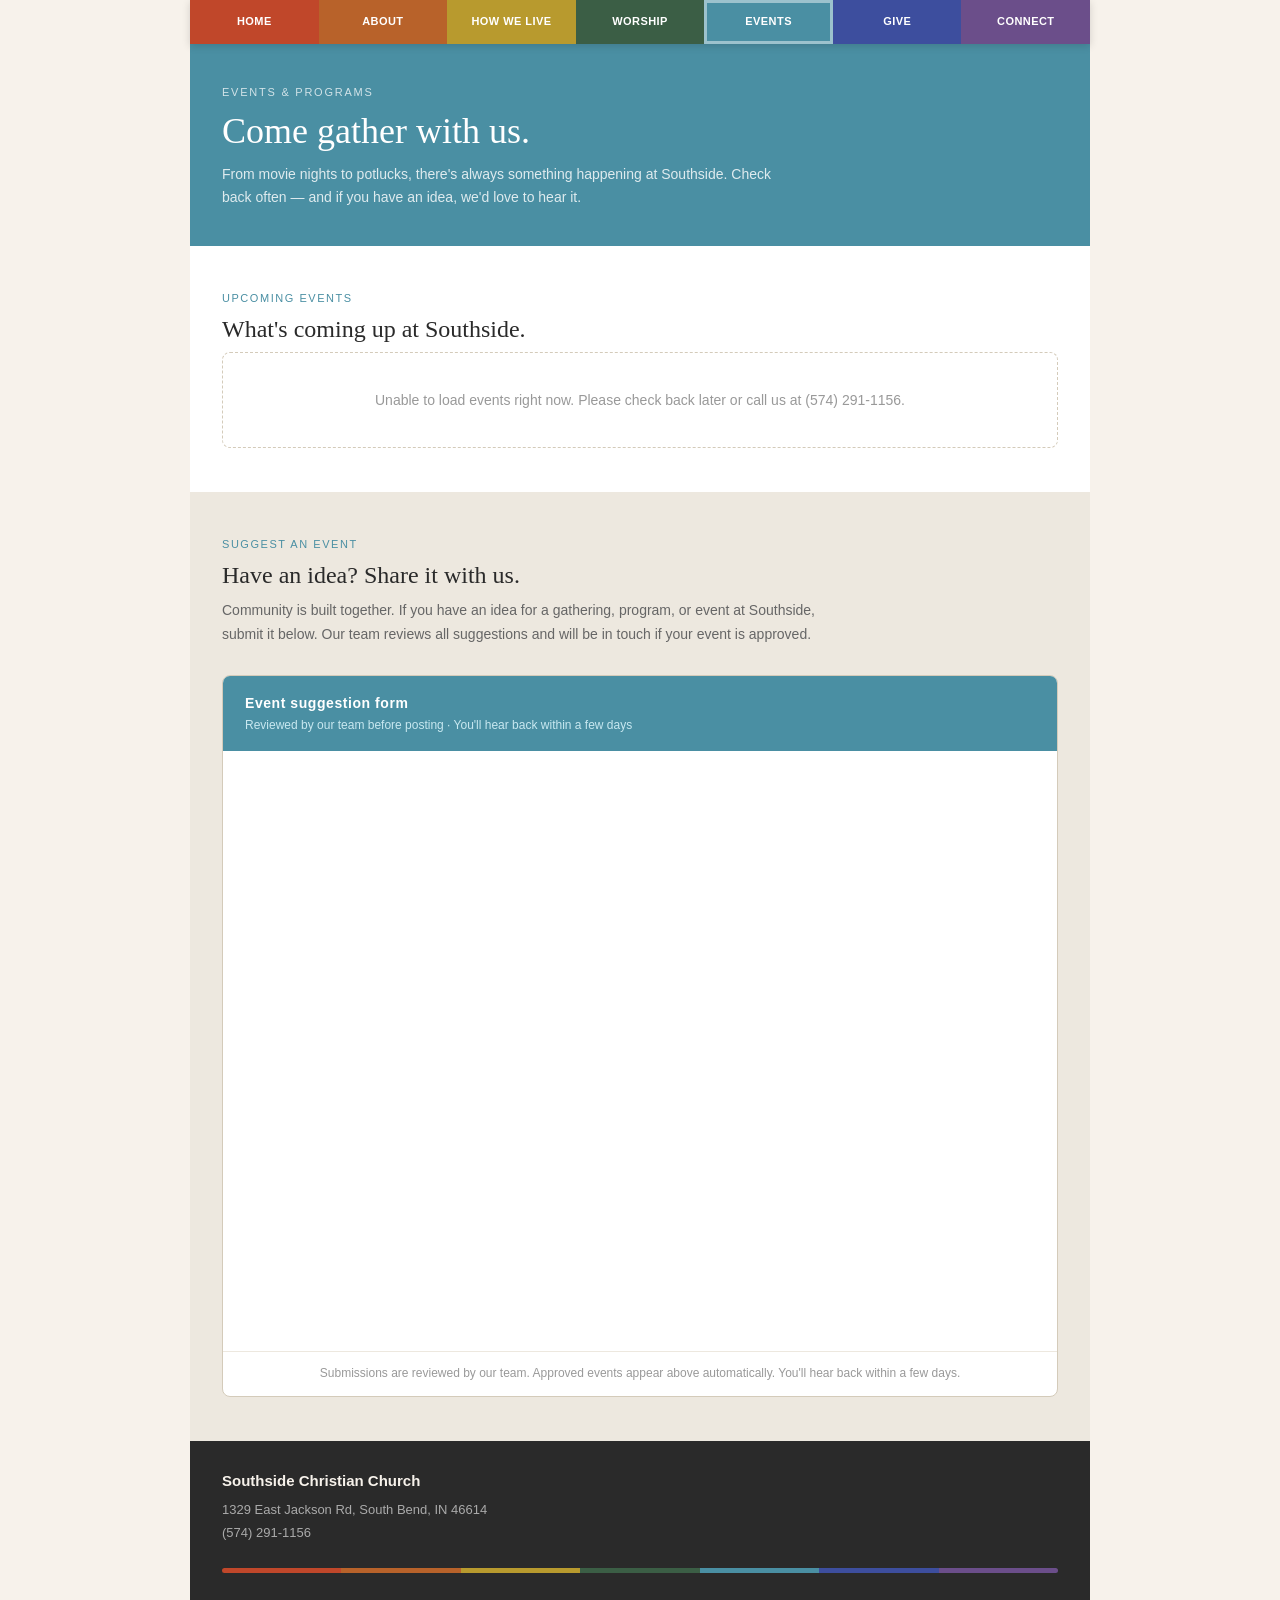
<file: events.html>
<!DOCTYPE html>
<html lang="en">
<head>
  <meta charset="UTF-8">
  <meta name="viewport" content="width=device-width, initial-scale=1.0">
  <title>Events &amp; Programs — Southside Christian Church</title>
  <meta name="description" content="Upcoming events and programs at Southside Christian Church — potlucks, movie nights, mini-retreats, and more. Have an idea? Suggest an event.">
  <link rel="stylesheet" href="css/style.css">
  <style>

    /* ── EVENT CARDS ── */
    .event-card {
      background: #fff;
      border-radius: 8px;
      border: 1px solid var(--border);
      overflow: hidden;
      margin-bottom: 14px;
      display: flex;
    }
    .event-card:last-child { margin-bottom: 0; }

    .event-date {
      width: 78px;
      background: #4A8FA3;
      flex-shrink: 0;
      display: flex;
      flex-direction: column;
      align-items: center;
      justify-content: center;
      padding: 14px 8px;
      text-align: center;
    }
    .event-date__month {
      font-family: var(--sans);
      font-size: 10px;
      text-transform: uppercase;
      letter-spacing: 0.12em;
      color: #C8E8F0;
      margin-bottom: 3px;
    }
    .event-date__day {
      font-family: var(--sans);
      font-size: 32px;
      font-weight: bold;
      color: #fff;
      line-height: 1;
    }
    .event-date__dow {
      font-family: var(--sans);
      font-size: 10px;
      color: #C8E8F0;
      margin-top: 4px;
      text-transform: uppercase;
      letter-spacing: 0.08em;
    }

    .event-body {
      padding: 18px 20px;
      flex: 1;
    }
    .event-body__title {
      font-size: 18px;
      color: var(--text);
      margin-bottom: 4px;
    }
    .event-body__time {
      font-family: var(--sans);
      font-size: 11px;
      color: #4A8FA3;
      text-transform: uppercase;
      letter-spacing: 0.1em;
      margin-bottom: 10px;
    }
    .event-body__desc {
      font-family: var(--sans);
      font-size: 13px;
      color: var(--muted);
      line-height: 1.7;
      margin-bottom: 14px;
    }
    .event-footer {
      display: flex;
      align-items: center;
      justify-content: space-between;
      flex-wrap: wrap;
      gap: 8px;
    }
    .event-footer__contact {
      font-family: var(--sans);
      font-size: 12px;
      color: var(--subtle);
    }
    .event-footer__rsvp {
      font-family: var(--sans);
      font-size: 12px;
      font-weight: bold;
      color: #4A8FA3;
      text-decoration: none;
      letter-spacing: 0.03em;
    }
    .event-footer__rsvp:hover { text-decoration: underline; }

    /* ── LOADING / EMPTY STATES ── */
    .events-loading,
    .events-empty {
      background: #fff;
      border-radius: 8px;
      border: 1px dashed var(--border);
      padding: 36px;
      text-align: center;
      font-family: var(--sans);
      font-size: 14px;
      color: var(--subtle);
    }
    .events-loading { display: block; }
    .events-empty   { display: none;  }

    /* ── FORM CONTAINER ── */
    .form-container {
      background: #fff;
      border-radius: 8px;
      border: 1px solid var(--border);
      overflow: hidden;
    }
    .form-container__header {
      background: #4A8FA3;
      padding: 16px 22px;
    }
    .form-container__title {
      font-family: var(--sans);
      font-size: 14px;
      font-weight: bold;
      color: #fff;
      letter-spacing: 0.04em;
      margin-bottom: 2px;
    }
    .form-container__sub {
      font-family: var(--sans);
      font-size: 12px;
      color: #C8E8F0;
    }
    .form-container__body { padding: 22px; }

    .form-submit {
      width: 100%;
      background: #4A8FA3;
      color: #fff;
      font-family: var(--sans);
      font-size: 13px;
      font-weight: bold;
      letter-spacing: 0.08em;
      text-transform: uppercase;
      padding: 13px;
      border: none;
      border-radius: 4px;
      cursor: pointer;
      margin-top: 4px;
      transition: opacity 0.15s;
    }
    .form-submit:hover { opacity: 0.88; }

    .form-container__note {
      font-family: var(--sans);
      font-size: 12px;
      color: var(--subtle);
      padding: 12px 22px;
      border-top: 1px solid var(--sand);
      text-align: center;
    }

    /* ── GOOGLE FORM EMBED ── */
    .google-form-embed {
      width: 100%;
      border: none;
      min-height: 600px;
      display: block;
    }

    /* ── RESPONSIVE ── */
    @media (max-width: 600px) {
      .event-card { flex-direction: column; }
      .event-date { width: 100%; flex-direction: row; gap: 10px; padding: 12px 16px; justify-content: flex-start; }
      .event-date__day { font-size: 22px; }
      .event-footer { flex-direction: column; align-items: flex-start; }
    }
  </style>
</head>
<body>

<div class="site">

  <!-- ── NAVIGATION ── -->
  <nav aria-label="Main navigation">
    <div class="nav-rainbow">
      <a href="index.html"       class="nav-item"        style="background:#C0472A;">Home</a>
      <a href="about.html"       class="nav-item"        style="background:#B8622A;">About</a>
      <a href="how-we-live.html" class="nav-item"        style="background:#B89A2E;">How we live</a>
      <a href="worship.html"     class="nav-item"        style="background:#3B5E45;">Worship</a>
      <a href="events.html"      class="nav-item active" style="background:#4A8FA3;">Events</a>
      <a href="give.html"        class="nav-item"        style="background:#3D4E9E;">Give</a>
      <a href="connect.html"     class="nav-item"        style="background:#6B4E8A;">Connect</a>
    </div>
  </nav>

  <!-- ── HERO ── -->
  <header class="page-hero" style="background:#4A8FA3;">
    <p class="page-hero-eyebrow">Events &amp; programs</p>
    <h1 class="page-hero-title">Come gather with us.</h1>
    <p class="page-hero-sub">From movie nights to potlucks, there's always something happening at Southside. Check back often — and if you have an idea, we'd love to hear it.</p>
  </header>

  <!-- ══════════════════════════════════════
       UPCOMING EVENTS
       Loaded dynamically from Google Sheets
  ══════════════════════════════════════ -->
  <section class="section section--white" id="events">
    <p class="section-eyebrow" style="color:#4A8FA3;">Upcoming events</p>
    <h2 class="section-title">What's coming up at Southside.</h2>

    <!-- Events are injected here by JavaScript -->
    <div id="events-container">
      <div class="events-loading">Loading upcoming events…</div>
    </div>
  </section>

  <!-- ══════════════════════════════════════
       SUGGEST AN EVENT
  ══════════════════════════════════════ -->
  <section class="section section--sand" id="suggest">
    <p class="section-eyebrow" style="color:#4A8FA3;">Suggest an event</p>
    <h2 class="section-title">Have an idea? Share it with us.</h2>
    <p class="section-desc">Community is built together. If you have an idea for a gathering, program, or event at Southside, submit it below. Our team reviews all suggestions and will be in touch if your event is approved.</p>

    <div class="form-container">
      <div class="form-container__header">
        <p class="form-container__title">Event suggestion form</p>
        <p class="form-container__sub">Reviewed by our team before posting · You'll hear back within a few days</p>
      </div>

      <!--
        ══════════════════════════════════════════════════════════
        GOOGLE FORM EMBED INSTRUCTIONS
        ══════════════════════════════════════════════════════════
        1. Go to forms.google.com and create a new form
        2. Add these fields:
             - Event name (Short answer)
             - Suggested date (Short answer)
             - Time (Short answer)
             - Location (Short answer)
             - Description (Paragraph)
             - Your name (Short answer)
             - Your email (Short answer)
        3. Click Send → Embed tab → copy the iframe src URL
        4. Replace PASTE_YOUR_GOOGLE_FORM_EMBED_URL_HERE below
           with that URL (it looks like:
           https://docs.google.com/forms/d/e/XXXX/viewform?embedded=true)
        5. Delete the fallback form below the iframe comment block
        ══════════════════════════════════════════════════════════
		-->
        <iframe
          class="google-form-embed"
          src="https://docs.google.com/forms/d/e/1FAIpQLSfFww3N5D84mOaLAy_I4Kx719OEIjb9pYbxLFvd8FDd2HcBTg/viewform?embedded=true"
          title="Event suggestion form">
        </iframe>

      <p class="form-container__note">Submissions are reviewed by our team. Approved events appear above automatically. You'll hear back within a few days.</p>
    </div>
  </section>

  <!-- ── FOOTER ── -->
  <footer class="site-footer">
    <p class="site-footer__name">Southside Christian Church</p>
    <p class="site-footer__addr">
      1329 East Jackson Rd, South Bend, IN 46614<br>
      (574) 291-1156
    </p>
    <div class="footer-rainbow">
      <span style="background:#C0472A;"></span>
      <span style="background:#B8622A;"></span>
      <span style="background:#B89A2E;"></span>
      <span style="background:#3B5E45;"></span>
      <span style="background:#4A8FA3;"></span>
      <span style="background:#3D4E9E;"></span>
      <span style="background:#6B4E8A;"></span>
    </div>
  </footer>

</div><!-- /.site -->

<script>
  /*
  ══════════════════════════════════════════════════════════════
  GOOGLE SHEETS EVENT LOADER
  ══════════════════════════════════════════════════════════════
  SETUP INSTRUCTIONS:
  1. Create a Google Sheet with these exact column headers in row 1:
       A: Event Name
       B: Date         (format: YYYY-MM-DD  e.g. 2026-10-04)
       C: Display Date (format: Oct 4       shown on card)
       D: Day          (format: Sat         shown on card)
       E: Month        (format: Oct         shown on card)
       F: Time
       G: Description
       H: Contact
       I: RSVP Link    (optional URL)
       J: Approved     (type: yes to publish)

  2. File → Share → Publish to web
       - Sheet: Sheet1
       - Format: CSV
     Copy the published URL.

  3. Replace PASTE_YOUR_SHEET_CSV_URL_HERE below with that URL.

  4. Each week, open the sheet, type "yes" in column J
     for any approved events. Past events disappear automatically
     the day after they occur.
  ══════════════════════════════════════════════════════════════
  */

  const SHEET_CSV_URL = 'https://docs.google.com/spreadsheets/d/e/2PACX-1vQgGPZdpAY6zvpE0jm23VhEHhFNvOsDJYDlQ6cCF9o-GD-8I4wDTpiTmvGgHkAxH6YBGoxLqma99o-J/pub?gid=1845302250&single=true&output=csv';

  // Month name lookup
  const MONTH_NAMES = ['Jan','Feb','Mar','Apr','May','Jun','Jul','Aug','Sep','Oct','Nov','Dec'];
  const DAY_NAMES   = ['Sun','Mon','Tue','Wed','Thu','Fri','Sat'];

  function parseCSV(text) {
    const lines = text.trim().split('\n');
    const headers = lines[0].split(',').map(h => h.trim().replace(/^"|"$/g, ''));
    return lines.slice(1).map(line => {
      // Handle quoted fields with commas inside
      const cols = [];
      let current = '', inQuotes = false;
      for (let i = 0; i < line.length; i++) {
        if (line[i] === '"') { inQuotes = !inQuotes; }
        else if (line[i] === ',' && !inQuotes) { cols.push(current.trim()); current = ''; }
        else { current += line[i]; }
      }
      cols.push(current.trim());
      const obj = {};
      headers.forEach((h, i) => obj[h] = (cols[i] || '').replace(/^"|"$/g, ''));
      return obj;
    });
  }

  function isUpcoming(dateStr) {
    // Show events that are today or in the future
    const today = new Date();
    today.setHours(0, 0, 0, 0);
    const eventDate = new Date(dateStr + 'T00:00:00');
    return eventDate >= today;
  }

  function buildEventCard(ev) {
    // Auto-generate month/day/dow from Date column if display fields are empty
    let month = ev['Month'] || '';
    let day   = ev['Display Date'] || '';
    let dow   = ev['Day'] || '';

    if (!month || !day || !dow) {
      const d = new Date(ev['Date'] + 'T00:00:00');
      month = MONTH_NAMES[d.getMonth()];
      day   = d.getDate();
      dow   = DAY_NAMES[d.getDay()];
    }

    const rsvp = ev['RSVP Link']
      ? `<a class="event-footer__rsvp" href="${ev['RSVP Link']}" target="_blank" rel="noopener">RSVP →</a>`
      : '';

    return `
      <div class="event-card">
        <div class="event-date">
          <span class="event-date__month">${month}</span>
          <span class="event-date__day">${day}</span>
          <span class="event-date__dow">${dow}</span>
        </div>
        <div class="event-body">
          <h3 class="event-body__title">${ev['Event Name']}</h3>
          <p class="event-body__time">${ev['Time']}</p>
          <p class="event-body__desc">${ev['Description']}</p>
          <div class="event-footer">
            <span class="event-footer__contact">${ev['Contact'] ? 'Contact: ' + ev['Contact'] : ''}</span>
            ${rsvp}
          </div>
        </div>
      </div>
    `;
  }

  async function loadEvents() {
    const container = document.getElementById('events-container');

    // If no sheet URL has been configured yet, show placeholder events
    if (SHEET_CSV_URL === 'none') {
      container.innerHTML = `
        <div class="event-card">
          <div class="event-date">

          </div>
          <div class="event-body">
            <h3 class="event-body__title">There are currently no events.</h3>
          </div>
        </div>
      `;
      return;
    }

    try {
      const res  = await fetch(SHEET_CSV_URL);
      const text = await res.text();
      const rows = parseCSV(text);

      // Filter: approved = yes AND date is today or future
      const upcoming = rows
        .filter(r => r['Approved'] && r['Approved'].toLowerCase().trim() === 'yes')
        .filter(r => r['Date'] && isUpcoming(r['Date']))
        .sort((a, b) => new Date(a['Date']) - new Date(b['Date']));

      if (upcoming.length === 0) {
        container.innerHTML = `
          <div class="events-empty" style="display:block;">
            No upcoming events right now — check back soon, or
            <a href="#suggest" style="color:#4A8FA3;">suggest one below</a>!
          </div>`;
        return;
      }

      container.innerHTML = upcoming.map(buildEventCard).join('');

    } catch (err) {
      container.innerHTML = `
        <div class="events-empty" style="display:block;">
          Unable to load events right now. Please check back later or call us at (574) 291-1156.
        </div>`;
      console.error('Events load error:', err);
    }
  }

  loadEvents();
</script>

</body>
</html>
</file>
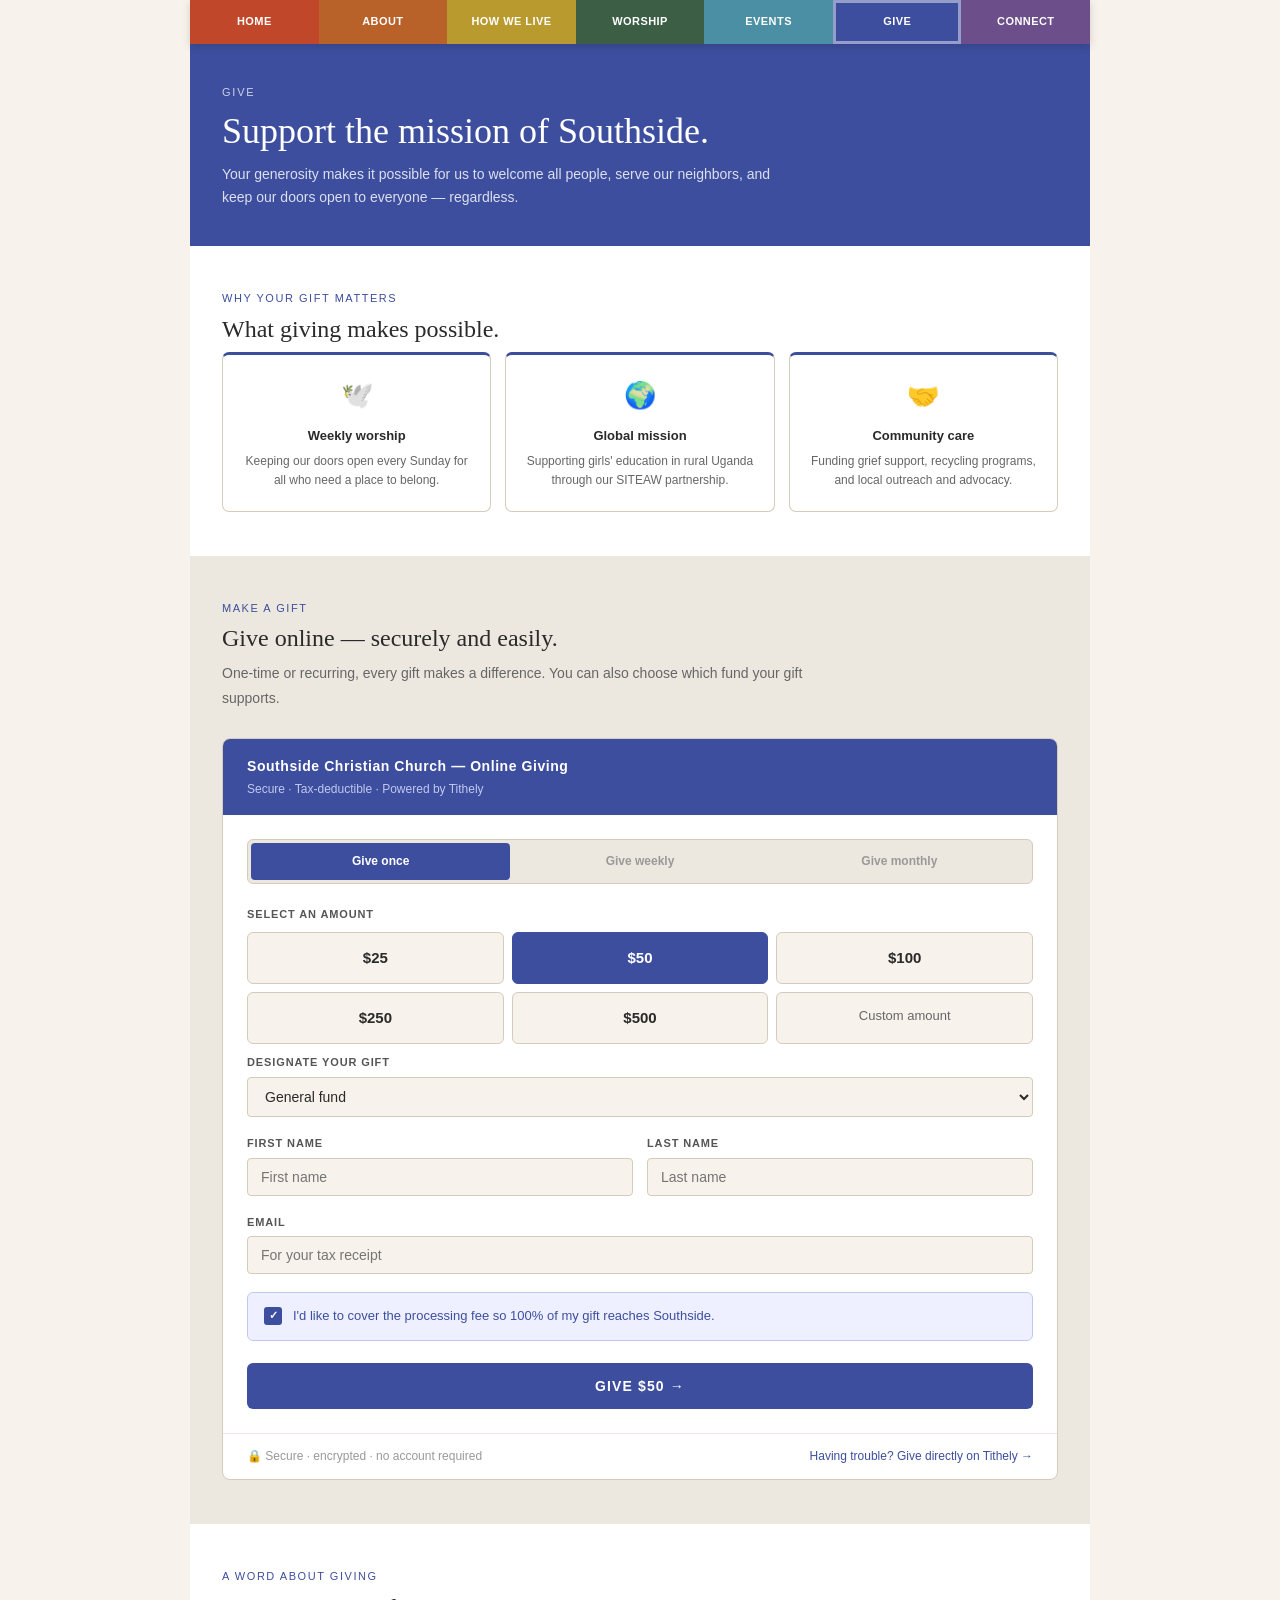
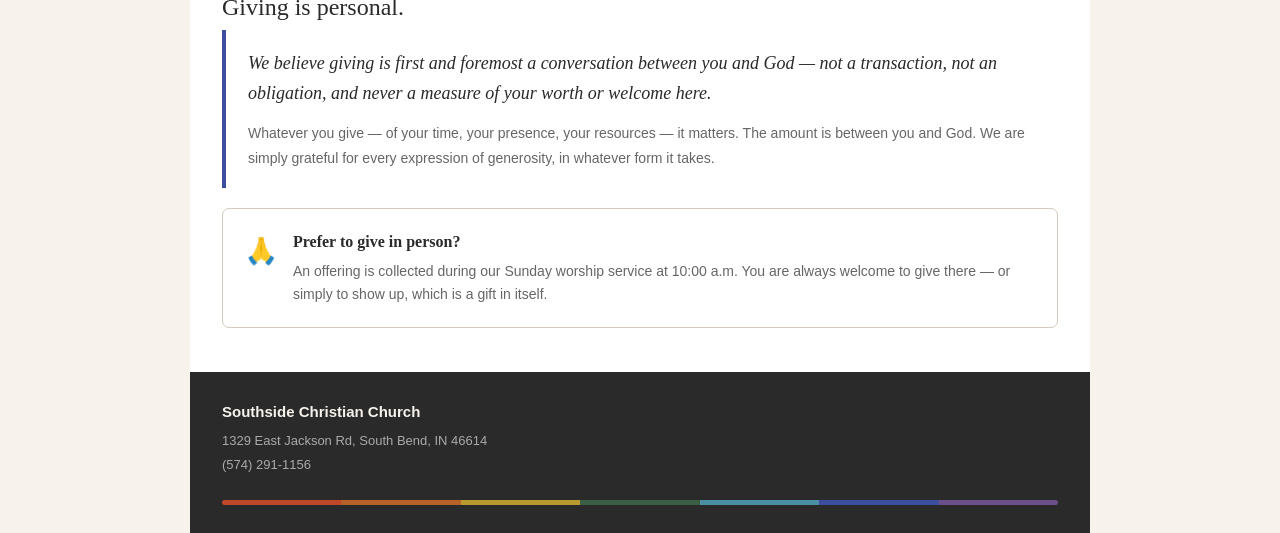
<file: give.html>
<!DOCTYPE html>
<html lang="en">
<head>
  <meta charset="UTF-8">
  <meta name="viewport" content="width=device-width, initial-scale=1.0">
  <title>Give — Southside Christian Church</title>
  <meta name="description" content="Support the mission of Southside Christian Church. Give online securely through Tithely, or join us Sunday at 10:00 a.m. for the offering.">
  <link rel="stylesheet" href="css/style.css">
  <style>

    /* ── IMPACT CARDS ── */
    .impact-grid {
      display: grid;
      grid-template-columns: 1fr 1fr 1fr;
      gap: 14px;
    }
    .impact-card {
      background: #fff;
      border-radius: 7px;
      border: 1px solid var(--border);
      border-top: 3px solid #3D4E9E;
      padding: 20px;
      text-align: center;
    }
    .impact-card__icon {
      font-size: 26px;
      margin-bottom: 10px;
    }
    .impact-card__label {
      font-family: var(--sans);
      font-size: 13px;
      font-weight: bold;
      color: var(--text);
      margin-bottom: 5px;
    }
    .impact-card__desc {
      font-family: var(--sans);
      font-size: 12px;
      color: var(--muted);
      line-height: 1.6;
    }

    /* ── GIVING WIDGET CONTAINER ── */
    .give-container {
      background: #fff;
      border-radius: 8px;
      border: 1px solid var(--border);
      overflow: hidden;
    }
    .give-container__header {
      background: #3D4E9E;
      padding: 16px 24px;
    }
    .give-container__title {
      font-family: var(--sans);
      font-size: 14px;
      font-weight: bold;
      color: #fff;
      letter-spacing: 0.04em;
      margin-bottom: 2px;
    }
    .give-container__sub {
      font-family: var(--sans);
      font-size: 12px;
      color: #C0C8F0;
    }

    /* ── TITHELY EMBED ── */
    .tithely-embed {
      width: 100%;
      min-height: 560px;
      border: none;
      display: block;
    }

    /* ── FALLBACK GIVING FORM (shown until Tithely is set up) ── */
    .give-body { padding: 24px; }

    .freq-toggle {
      display: flex;
      background: var(--sand);
      border-radius: 6px;
      padding: 3px;
      margin-bottom: 22px;
      border: 1px solid var(--border);
    }
    .freq-btn {
      flex: 1;
      padding: 9px;
      text-align: center;
      font-family: var(--sans);
      font-size: 12px;
      font-weight: bold;
      border-radius: 4px;
      cursor: pointer;
      color: var(--subtle);
      user-select: none;
      transition: all 0.15s;
    }
    .freq-btn.active {
      background: #3D4E9E;
      color: #fff;
    }

    .amount-label {
      font-family: var(--sans);
      font-size: 11px;
      font-weight: bold;
      text-transform: uppercase;
      letter-spacing: 0.08em;
      color: #555;
      margin-bottom: 9px;
    }
    .amount-grid {
      display: grid;
      grid-template-columns: repeat(3, 1fr);
      gap: 8px;
      margin-bottom: 10px;
    }
    .amount-btn {
      padding: 13px 8px;
      text-align: center;
      border-radius: 6px;
      border: 1px solid var(--border);
      font-family: var(--sans);
      font-size: 15px;
      font-weight: bold;
      color: var(--text);
      cursor: pointer;
      background: var(--cream);
      transition: all 0.15s;
      user-select: none;
    }
    .amount-btn:hover { border-color: #3D4E9E; }
    .amount-btn.active {
      background: #3D4E9E;
      color: #fff;
      border-color: #3D4E9E;
    }
    .amount-btn.custom {
      font-size: 13px;
      color: var(--muted);
      font-weight: normal;
    }

    #customAmt {
      width: 100%;
      border: 1px solid var(--border);
      border-radius: 4px;
      padding: 10px 13px;
      font-family: var(--sans);
      font-size: 16px;
      color: var(--text);
      background: var(--cream);
      outline: none;
      margin-bottom: 10px;
      display: none;
    }
    #customAmt:focus { border-color: #3D4E9E; background: #fff; }
    #customAmt.show { display: block; }

    .cover-fees {
      background: #EEF0FF;
      border: 1px solid #C0C8F0;
      border-radius: 6px;
      padding: 13px 16px;
      margin-bottom: 22px;
      display: flex;
      align-items: flex-start;
      gap: 11px;
    }
    .cover-fees__check {
      width: 18px;
      height: 18px;
      border: 2px solid #3D4E9E;
      border-radius: 3px;
      flex-shrink: 0;
      margin-top: 1px;
      background: #3D4E9E;
      display: flex;
      align-items: center;
      justify-content: center;
      cursor: pointer;
    }
    .cover-fees__check::after {
      content: '✓';
      color: #fff;
      font-size: 11px;
      font-weight: bold;
    }
    .cover-fees__text {
      font-family: var(--sans);
      font-size: 13px;
      color: #3D4E9E;
      line-height: 1.6;
    }

    .give-submit {
      width: 100%;
      background: #3D4E9E;
      color: #fff;
      font-family: var(--sans);
      font-size: 14px;
      font-weight: bold;
      letter-spacing: 0.08em;
      text-transform: uppercase;
      padding: 15px;
      border: none;
      border-radius: 6px;
      cursor: pointer;
      transition: opacity 0.15s;
    }
    .give-submit:hover { opacity: 0.88; }

    .give-container__footer {
      padding: 13px 24px;
      border-top: 1px solid var(--sand);
      display: flex;
      align-items: center;
      justify-content: space-between;
      flex-wrap: wrap;
      gap: 8px;
    }
    .secure-note {
      font-family: var(--sans);
      font-size: 12px;
      color: var(--subtle);
    }
    .fallback-link {
      font-family: var(--sans);
      font-size: 12px;
      color: #3D4E9E;
      text-decoration: none;
    }
    .fallback-link:hover { text-decoration: underline; }

    /* ── HEART SECTION ── */
    .heart-quote {
      border-left: 4px solid #3D4E9E;
      padding: 18px 22px;
      background: #fff;
      border-radius: 0 7px 7px 0;
      margin-bottom: 20px;
    }
    .heart-quote__text {
      font-size: 18px;
      color: var(--text);
      line-height: 1.7;
      font-style: italic;
      margin-bottom: 12px;
    }
    .heart-quote__sub {
      font-family: var(--sans);
      font-size: 14px;
      color: var(--muted);
      line-height: 1.75;
    }

    .offering-note {
      background: #fff;
      border-radius: 7px;
      border: 1px solid var(--border);
      padding: 20px 22px;
      display: flex;
      align-items: flex-start;
      gap: 16px;
    }
    .offering-note__icon {
      font-size: 26px;
      flex-shrink: 0;
      margin-top: 2px;
    }
    .offering-note__title {
      font-size: 16px;
      color: var(--text);
      margin-bottom: 5px;
    }
    .offering-note__body {
      font-family: var(--sans);
      font-size: 14px;
      color: var(--muted);
      line-height: 1.7;
    }

    /* ── RESPONSIVE ── */
    @media (max-width: 600px) {
      .impact-grid { grid-template-columns: 1fr; }
      .amount-grid { grid-template-columns: repeat(2, 1fr); }
      .give-container__footer { flex-direction: column; align-items: flex-start; }
    }
  </style>
</head>
<body>

<div class="site">

  <!-- ── NAVIGATION ── -->
  <nav aria-label="Main navigation">
    <div class="nav-rainbow">
      <a href="index.html"       class="nav-item"        style="background:#C0472A;">Home</a>
      <a href="about.html"       class="nav-item"        style="background:#B8622A;">About</a>
      <a href="how-we-live.html" class="nav-item"        style="background:#B89A2E;">How we live</a>
      <a href="worship.html"     class="nav-item"        style="background:#3B5E45;">Worship</a>
      <a href="events.html"      class="nav-item"        style="background:#4A8FA3;">Events</a>
      <a href="give.html"        class="nav-item active" style="background:#3D4E9E;">Give</a>
      <a href="connect.html"     class="nav-item"        style="background:#6B4E8A;">Connect</a>
    </div>
  </nav>

  <!-- ── HERO ── -->
  <header class="page-hero" style="background:#3D4E9E;">
    <p class="page-hero-eyebrow">Give</p>
    <h1 class="page-hero-title">Support the mission of Southside.</h1>
    <p class="page-hero-sub">Your generosity makes it possible for us to welcome all people, serve our neighbors, and keep our doors open to everyone — regardless.</p>
  </header>

  <!-- ══════════════════════════════════════
       WHY YOUR GIFT MATTERS
  ══════════════════════════════════════ -->
  <section class="section section--white" id="impact">
    <p class="section-eyebrow" style="color:#3D4E9E;">Why your gift matters</p>
    <h2 class="section-title">What giving makes possible.</h2>

    <div class="impact-grid">
      <div class="impact-card">
        <div class="impact-card__icon">🕊️</div>
        <p class="impact-card__label">Weekly worship</p>
        <p class="impact-card__desc">Keeping our doors open every Sunday for all who need a place to belong.</p>
      </div>
      <div class="impact-card">
        <div class="impact-card__icon">🌍</div>
        <p class="impact-card__label">Global mission</p>
        <p class="impact-card__desc">Supporting girls' education in rural Uganda through our SITEAW partnership.</p>
      </div>
      <div class="impact-card">
        <div class="impact-card__icon">🤝</div>
        <p class="impact-card__label">Community care</p>
        <p class="impact-card__desc">Funding grief support, recycling programs, and local outreach and advocacy.</p>
      </div>
    </div>
  </section>

  <!-- ══════════════════════════════════════
       GIVING WIDGET
  ══════════════════════════════════════ -->
  <section class="section section--sand" id="give">
    <p class="section-eyebrow" style="color:#3D4E9E;">Make a gift</p>
    <h2 class="section-title">Give online — securely and easily.</h2>
    <p class="section-desc">One-time or recurring, every gift makes a difference. You can also choose which fund your gift supports.</p>

    <div class="give-container">
      <div class="give-container__header">
        <p class="give-container__title">Southside Christian Church — Online Giving</p>
        <p class="give-container__sub">Secure · Tax-deductible · Powered by Tithely</p>
      </div>

      <!--
        ══════════════════════════════════════════════════════════
        TITHELY EMBED INSTRUCTIONS
        ══════════════════════════════════════════════════════════
        1. Sign up at tithe.ly and create your church account
        2. Go to Give → Giving Widget → Get Embed Code
        3. Copy the iframe code Tithely provides
        4. Replace the entire <div class="give-body">...</div>
           block below with Tithely's iframe, like:

           <iframe
             class="tithely-embed"
             src="https://tithe.ly/give_new/www/#/tithely/give-one-time/XXXXXX"
             title="Give to Southside Christian Church">
           </iframe>

        5. Remove the JavaScript at the bottom of this file
           (the amount/frequency toggle logic) — Tithely handles
           all of that in their own widget.
        ══════════════════════════════════════════════════════════

        FALLBACK — shown until Tithely is connected:
      -->
      <div class="give-body">

        <!-- FREQUENCY TOGGLE -->
        <div class="freq-toggle">
          <div class="freq-btn active" onclick="setFreq(this)">Give once</div>
          <div class="freq-btn" onclick="setFreq(this)">Give weekly</div>
          <div class="freq-btn" onclick="setFreq(this)">Give monthly</div>
        </div>

        <!-- AMOUNT SELECTOR -->
        <p class="amount-label">Select an amount</p>
        <div class="amount-grid">
          <div class="amount-btn" onclick="setAmount(this, '$25')">$25</div>
          <div class="amount-btn active" onclick="setAmount(this, '$50')">$50</div>
          <div class="amount-btn" onclick="setAmount(this, '$100')">$100</div>
          <div class="amount-btn" onclick="setAmount(this, '$250')">$250</div>
          <div class="amount-btn" onclick="setAmount(this, '$500')">$500</div>
          <div class="amount-btn custom" onclick="setCustom(this)">Custom amount</div>
        </div>
        <input id="customAmt" type="number" placeholder="Enter amount ($)" oninput="updateBtn()">

        <!-- FUND DESIGNATION -->
        <div class="form-field" style="margin-bottom:18px; margin-top:4px;">
          <label class="form-label">Designate your gift</label>
          <select class="form-select">
            <option>General fund</option>
            <option>Uganda education mission</option>
            <option>Building &amp; grounds</option>
            <option>Healing grief ministry</option>
            <option>Where needed most</option>
          </select>
        </div>

        <!-- NAME & EMAIL -->
        <div class="form-row">
          <div class="form-field">
            <label class="form-label">First name</label>
            <input class="form-input" type="text" placeholder="First name">
          </div>
          <div class="form-field">
            <label class="form-label">Last name</label>
            <input class="form-input" type="text" placeholder="Last name">
          </div>
        </div>
        <div class="form-field" style="margin-bottom:18px;">
          <label class="form-label">Email</label>
          <input class="form-input" type="email" placeholder="For your tax receipt">
        </div>

        <!-- COVER FEES -->
        <div class="cover-fees">
          <div class="cover-fees__check"></div>
          <p class="cover-fees__text">I'd like to cover the processing fee so 100% of my gift reaches Southside.</p>
        </div>

        <button class="give-submit" id="give-btn">Give $50 →</button>
      </div>

      <div class="give-container__footer">
        <span class="secure-note">🔒 Secure · encrypted · no account required</span>
        <a class="fallback-link" href="https://tithe.ly" target="_blank" rel="noopener">Having trouble? Give directly on Tithely →</a>
      </div>
    </div>
  </section>

  <!-- ══════════════════════════════════════
       A WORD ABOUT GIVING
  ══════════════════════════════════════ -->
  <section class="section section--white" id="heart">
    <p class="section-eyebrow" style="color:#3D4E9E;">A word about giving</p>
    <h2 class="section-title">Giving is personal.</h2>

    <div class="heart-quote">
      <p class="heart-quote__text">We believe giving is first and foremost a conversation between you and God — not a transaction, not an obligation, and never a measure of your worth or welcome here.</p>
      <p class="heart-quote__sub">Whatever you give — of your time, your presence, your resources — it matters. The amount is between you and God. We are simply grateful for every expression of generosity, in whatever form it takes.</p>
    </div>

    <div class="offering-note">
      <div class="offering-note__icon">🙏</div>
      <div>
        <h3 class="offering-note__title">Prefer to give in person?</h3>
        <p class="offering-note__body">An offering is collected during our Sunday worship service at 10:00 a.m. You are always welcome to give there — or simply to show up, which is a gift in itself.</p>
      </div>
    </div>
  </section>

  <!-- ── FOOTER ── -->
  <footer class="site-footer">
    <p class="site-footer__name">Southside Christian Church</p>
    <p class="site-footer__addr">
      1329 East Jackson Rd, South Bend, IN 46614<br>
      (574) 291-1156
    </p>
    <div class="footer-rainbow">
      <span style="background:#C0472A;"></span>
      <span style="background:#B8622A;"></span>
      <span style="background:#B89A2E;"></span>
      <span style="background:#3B5E45;"></span>
      <span style="background:#4A8FA3;"></span>
      <span style="background:#3D4E9E;"></span>
      <span style="background:#6B4E8A;"></span>
    </div>
  </footer>

</div><!-- /.site -->

<script>
  /* ── Amount / frequency toggle logic ──
     Remove this entire script block once Tithely is embedded,
     as Tithely's widget handles all of this natively.        */

  function setFreq(el) {
    document.querySelectorAll('.freq-btn').forEach(b => b.classList.remove('active'));
    el.classList.add('active');
  }

  function setAmount(el, label) {
    document.querySelectorAll('.amount-btn').forEach(b => b.classList.remove('active'));
    el.classList.add('active');
    document.getElementById('customAmt').classList.remove('show');
    document.getElementById('give-btn').textContent = 'Give ' + label + ' →';
  }

  function setCustom(el) {
    document.querySelectorAll('.amount-btn').forEach(b => b.classList.remove('active'));
    el.classList.add('active');
    document.getElementById('customAmt').classList.add('show');
    document.getElementById('customAmt').focus();
    document.getElementById('give-btn').textContent = 'Give →';
  }

  function updateBtn() {
    const val = document.getElementById('customAmt').value;
    document.getElementById('give-btn').textContent = val
      ? 'Give $' + parseFloat(val).toFixed(0) + ' →'
      : 'Give →';
  }
</script>

</body>
</html>
</file>
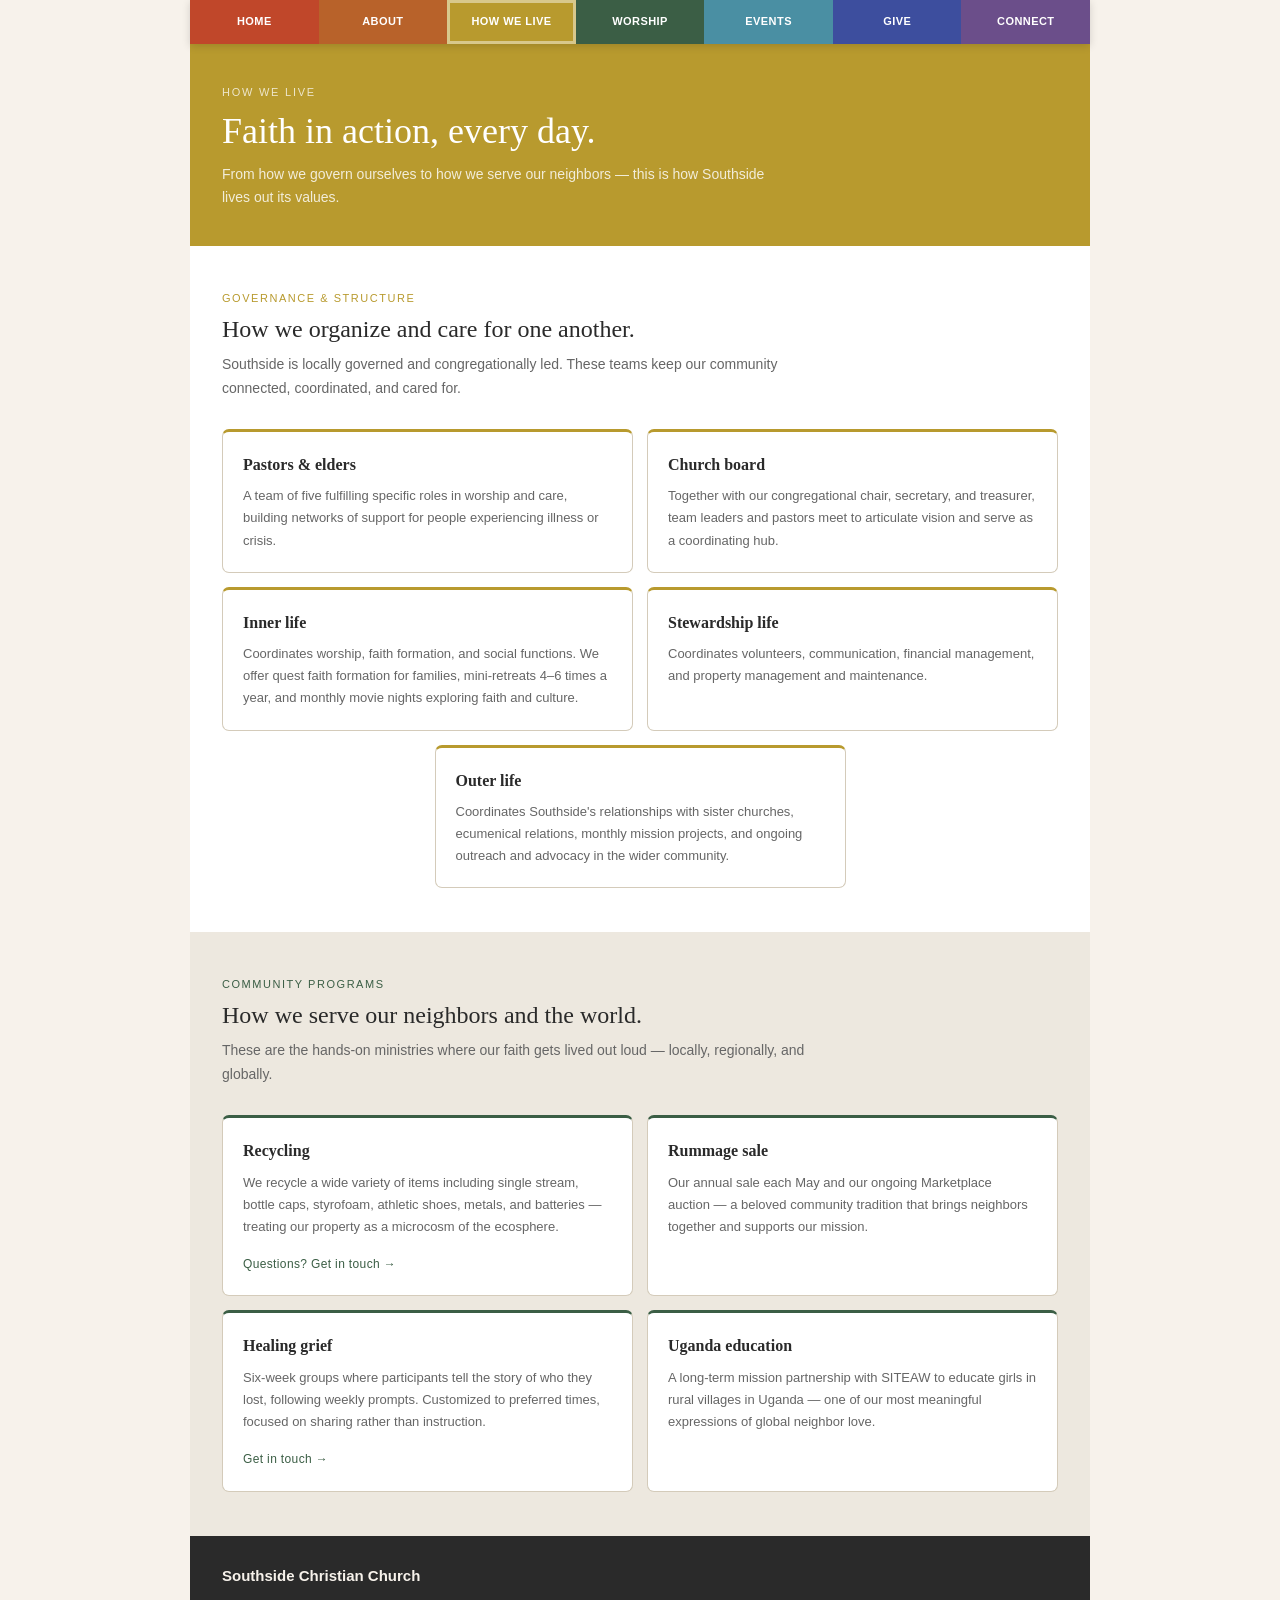
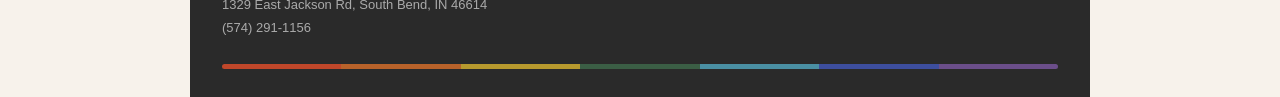
<file: how-we-live.html>
<!DOCTYPE html>
<html lang="en">
<head>
  <meta charset="UTF-8">
  <meta name="viewport" content="width=device-width, initial-scale=1.0">
  <title>How We Live — Southside Christian Church</title>
  <meta name="description" content="From how we govern ourselves to how we serve our neighbors — discover the ministries, teams, and community programs that make Southside Christian Church come alive.">
  <link rel="stylesheet" href="css/style.css">
  <style>

    /* ── GOVERNANCE CARDS ── */
    .gov-card {
      background: #fff;
      border-radius: 7px;
      border: 1px solid var(--border);
      border-top: 3px solid #B89A2E;
      padding: 20px;
    }
    .gov-card__title {
      font-size: 16px;
      color: var(--text);
      margin-bottom: 8px;
    }
    .gov-card__body {
      font-family: var(--sans);
      font-size: 13px;
      color: var(--muted);
      line-height: 1.7;
    }

    /* ── CENTERED CARD ROW (Outer Life) ── */
    .card-center-row {
      display: flex;
      justify-content: center;
      margin-top: 14px;
    }
    .card-center-row .gov-card {
      width: calc(50% - 7px);
    }

    /* ── COMMUNITY CARDS ── */
    .prog-card {
      background: #fff;
      border-radius: 7px;
      border: 1px solid var(--border);
      border-top: 3px solid #3B5E45;
      padding: 20px;
    }
    .prog-card__title {
      font-size: 16px;
      color: var(--text);
      margin-bottom: 8px;
    }
    .prog-card__body {
      font-family: var(--sans);
      font-size: 13px;
      color: var(--muted);
      line-height: 1.7;
      margin-bottom: 12px;
    }
    .prog-card__link {
      font-family: var(--sans);
      font-size: 12px;
      color: #3B5E45;
      text-decoration: none;
      letter-spacing: 0.03em;
    }
    .prog-card__link:hover { text-decoration: underline; }

    /* ── RESPONSIVE ── */
    @media (max-width: 600px) {
      .card-center-row .gov-card { width: 100%; }
    }
  </style>
</head>
<body>

<div class="site">

  <!-- ── NAVIGATION ── -->
  <nav aria-label="Main navigation">
    <div class="nav-rainbow">
      <a href="index.html"       class="nav-item"        style="background:#C0472A;">Home</a>
      <a href="about.html"       class="nav-item"        style="background:#B8622A;">About</a>
      <a href="how-we-live.html" class="nav-item active" style="background:#B89A2E;">How we live</a>
      <a href="worship.html"     class="nav-item"        style="background:#3B5E45;">Worship</a>
      <a href="events.html"      class="nav-item"        style="background:#4A8FA3;">Events</a>
      <a href="give.html"        class="nav-item"        style="background:#3D4E9E;">Give</a>
      <a href="connect.html"     class="nav-item"        style="background:#6B4E8A;">Connect</a>
    </div>
  </nav>

  <!-- ── HERO ── -->
  <header class="page-hero" style="background:#B89A2E;">
    <p class="page-hero-eyebrow">How we live</p>
    <h1 class="page-hero-title">Faith in action, every day.</h1>
    <p class="page-hero-sub">From how we govern ourselves to how we serve our neighbors — this is how Southside lives out its values.</p>
  </header>

  <!-- ══════════════════════════════════════
       GOVERNANCE & STRUCTURE
  ══════════════════════════════════════ -->
  <section class="section section--white" id="governance">
    <p class="section-eyebrow" style="color:#B89A2E;">Governance &amp; structure</p>
    <h2 class="section-title">How we organize and care for one another.</h2>
    <p class="section-desc">Southside is locally governed and congregationally led. These teams keep our community connected, coordinated, and cared for.</p>

    <div class="grid-2">
      <div class="gov-card">
        <h3 class="gov-card__title">Pastors &amp; elders</h3>
        <p class="gov-card__body">A team of five fulfilling specific roles in worship and care, building networks of support for people experiencing illness or crisis.</p>
      </div>
      <div class="gov-card">
        <h3 class="gov-card__title">Church board</h3>
        <p class="gov-card__body">Together with our congregational chair, secretary, and treasurer, team leaders and pastors meet to articulate vision and serve as a coordinating hub.</p>
      </div>
      <div class="gov-card">
        <h3 class="gov-card__title">Inner life</h3>
        <p class="gov-card__body">Coordinates worship, faith formation, and social functions. We offer quest faith formation for families, mini-retreats 4–6 times a year, and monthly movie nights exploring faith and culture.</p>
      </div>
      <div class="gov-card">
        <h3 class="gov-card__title">Stewardship life</h3>
        <p class="gov-card__body">Coordinates volunteers, communication, financial management, and property management and maintenance.</p>
      </div>
    </div>

    <div class="card-center-row">
      <div class="gov-card">
        <h3 class="gov-card__title">Outer life</h3>
        <p class="gov-card__body">Coordinates Southside's relationships with sister churches, ecumenical relations, monthly mission projects, and ongoing outreach and advocacy in the wider community.</p>
      </div>
    </div>
  </section>

  <!-- ══════════════════════════════════════
       COMMUNITY PROGRAMS
  ══════════════════════════════════════ -->
  <section class="section section--sand" id="programs">
    <p class="section-eyebrow" style="color:#3B5E45;">Community programs</p>
    <h2 class="section-title">How we serve our neighbors and the world.</h2>
    <p class="section-desc">These are the hands-on ministries where our faith gets lived out loud — locally, regionally, and globally.</p>

    <div class="grid-2">
      <div class="prog-card">
        <h3 class="prog-card__title">Recycling</h3>
        <p class="prog-card__body">We recycle a wide variety of items including single stream, bottle caps, styrofoam, athletic shoes, metals, and batteries — treating our property as a microcosm of the ecosphere.</p>
        <a class="prog-card__link" href="connect.html">Questions? Get in touch →</a>
      </div>
      <div class="prog-card">
        <h3 class="prog-card__title">Rummage sale</h3>
        <p class="prog-card__body">Our annual sale each May and our ongoing Marketplace auction — a beloved community tradition that brings neighbors together and supports our mission.</p>
      </div>
      <div class="prog-card">
        <h3 class="prog-card__title">Healing grief</h3>
        <p class="prog-card__body">Six-week groups where participants tell the story of who they lost, following weekly prompts. Customized to preferred times, focused on sharing rather than instruction.</p>
        <a class="prog-card__link" href="connect.html">Get in touch →</a>
      </div>
      <div class="prog-card">
        <h3 class="prog-card__title">Uganda education</h3>
        <p class="prog-card__body">A long-term mission partnership with SITEAW to educate girls in rural villages in Uganda — one of our most meaningful expressions of global neighbor love.</p>
      </div>
    </div>
  </section>

  <!-- ── FOOTER ── -->
  <footer class="site-footer">
    <p class="site-footer__name">Southside Christian Church</p>
    <p class="site-footer__addr">
      1329 East Jackson Rd, South Bend, IN 46614<br>
      (574) 291-1156
    </p>
    <div class="footer-rainbow">
      <span style="background:#C0472A;"></span>
      <span style="background:#B8622A;"></span>
      <span style="background:#B89A2E;"></span>
      <span style="background:#3B5E45;"></span>
      <span style="background:#4A8FA3;"></span>
      <span style="background:#3D4E9E;"></span>
      <span style="background:#6B4E8A;"></span>
    </div>
  </footer>

</div><!-- /.site -->

</body>
</html>
</file>
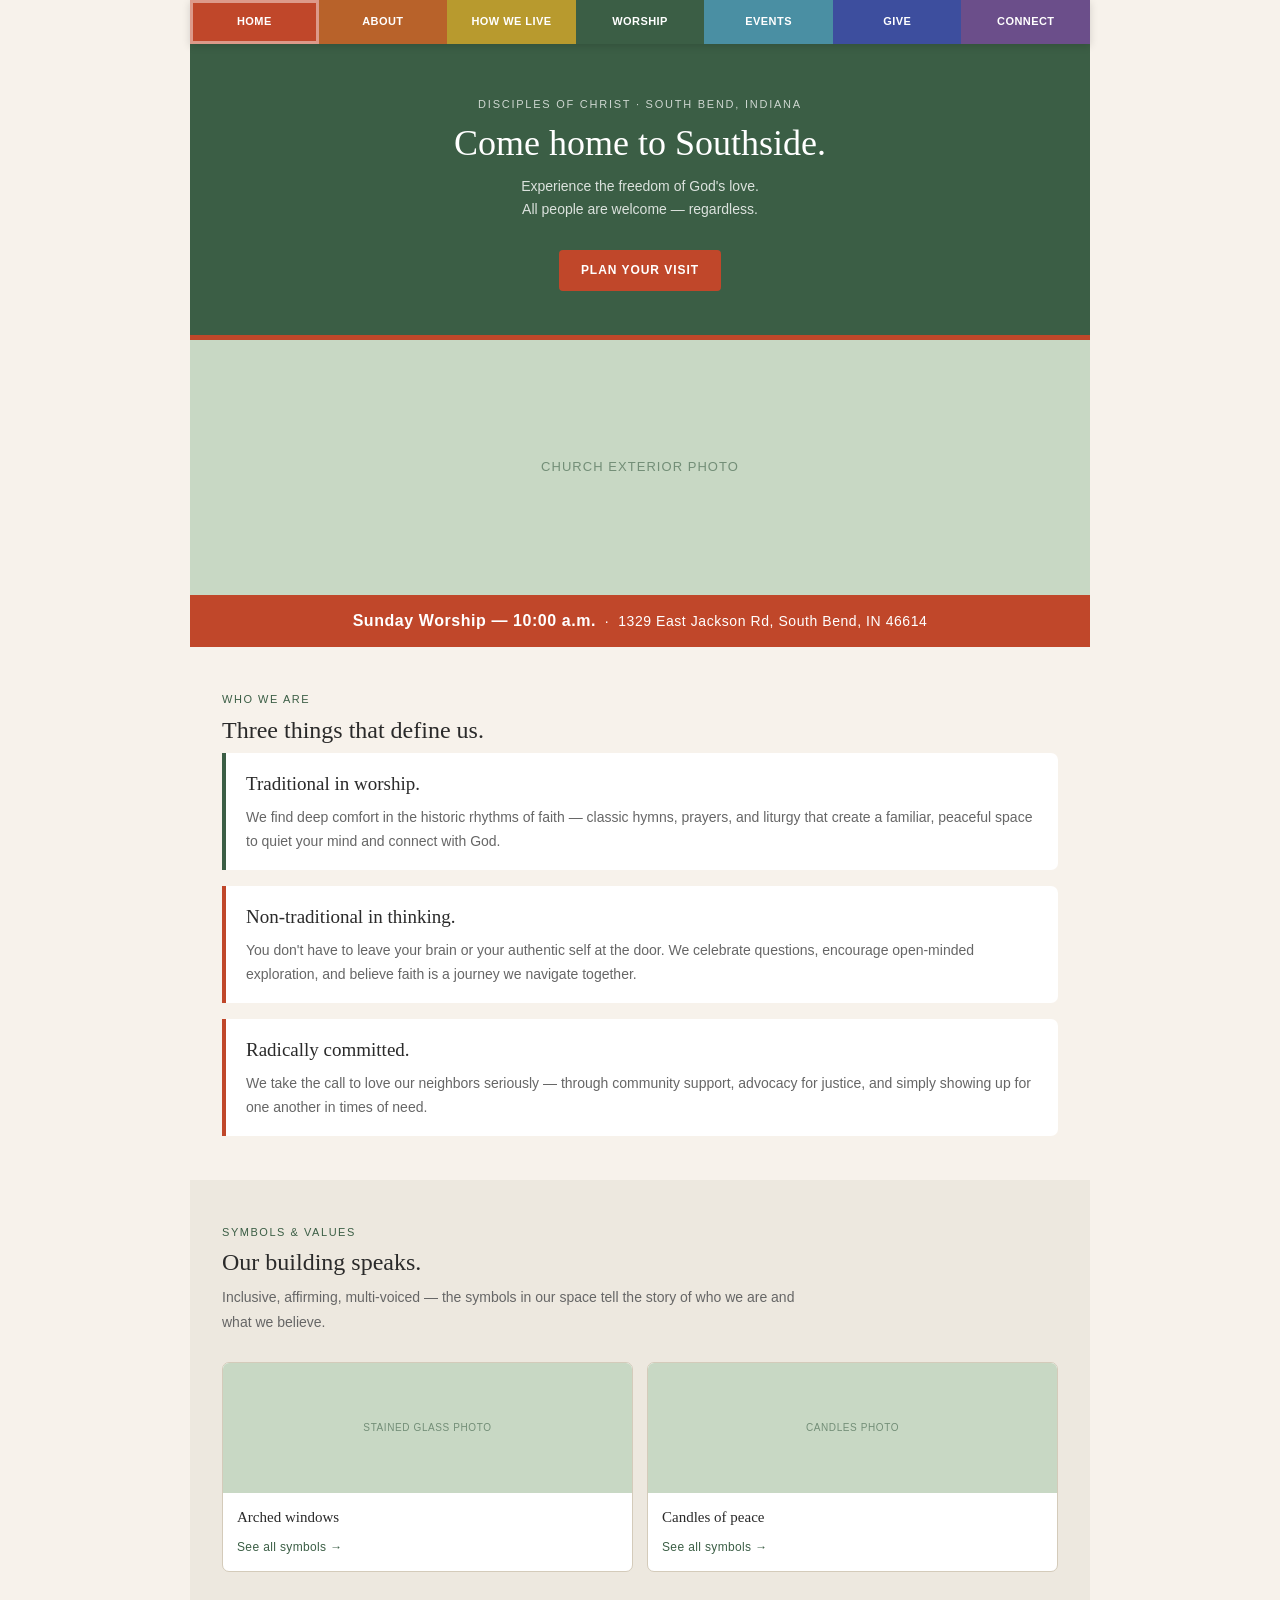
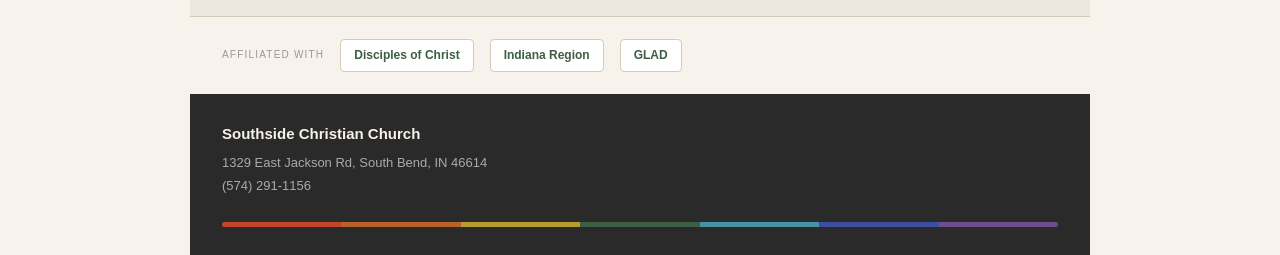
<file: index (1).html>
<!DOCTYPE html>
<html lang="en">
<head>
  <meta charset="UTF-8">
  <meta name="viewport" content="width=device-width, initial-scale=1.0">
  <title>Southside Christian Church — South Bend, Indiana</title>
  <meta name="description" content="A Disciples of Christ church in South Bend, Indiana. Traditional in worship, non-traditional in thinking, radically committed. All people are welcome — regardless.">
  <link rel="stylesheet" href="css/style.css">
  <style>
    /* ── Page-specific styles ── */

    /* HERO */
    .home-hero {
      background: var(--sage);
      padding: 52px 32px 44px;
      text-align: center;
    }
    .home-hero .page-hero-sub {
      margin: 0 auto 28px;
    }
    .home-hero .btn--primary {
      background: var(--red);
    }

    /* CHURCH PHOTO */
    .church-photo {
      width: 100%;
      height: 260px;
      background: #C8D8C4;
      display: flex;
      align-items: center;
      justify-content: center;
      border-top: 5px solid var(--red);
      overflow: hidden;
    }
    .church-photo img {
      width: 100%;
      height: 100%;
      object-fit: cover;
    }
    .church-photo__placeholder {
      font-family: var(--sans);
      font-size: 13px;
      color: var(--sage);
      text-transform: uppercase;
      letter-spacing: 0.08em;
      opacity: 0.6;
    }

    /* WHO WE ARE PILLARS */
    .pillar {
      border-left: 4px solid var(--red);
      padding: 16px 20px;
      margin-bottom: 16px;
      background: #fff;
      border-radius: 0 7px 7px 0;
    }
    .pillar:nth-child(2) { border-left-color: var(--gold); }
    .pillar:nth-child(3) { border-left-color: var(--sage); }
    .pillar:last-child   { margin-bottom: 0; }

    .pillar__title {
      font-size: 19px;
      font-weight: normal;
      color: var(--text);
      margin-bottom: 7px;
    }
    .pillar__body {
      font-family: var(--sans);
      font-size: 14px;
      color: var(--muted);
      line-height: 1.7;
    }

    /* SYMBOLS TEASER */
    .symbols-grid {
      display: grid;
      grid-template-columns: 1fr 1fr;
      gap: 14px;
    }
    .symbol-card {
      background: #fff;
      border-radius: 7px;
      border: 1px solid var(--border);
      overflow: hidden;
    }
    .symbol-card__img {
      height: 130px;
      background: #C8D8C4;
      display: flex;
      align-items: center;
      justify-content: center;
      overflow: hidden;
    }
    .symbol-card__img img {
      width: 100%;
      height: 100%;
      object-fit: cover;
    }
    .symbol-card__img .placeholder {
      font-family: var(--sans);
      font-size: 10px;
      color: var(--sage);
      text-transform: uppercase;
      letter-spacing: 0.06em;
      opacity: 0.6;
    }
    .symbol-card__info {
      padding: 12px 14px;
    }
    .symbol-card__name {
      font-size: 15px;
      color: var(--text);
      margin-bottom: 4px;
    }
    .symbol-card__link {
      font-family: var(--sans);
      font-size: 12px;
      color: var(--sage);
      text-decoration: none;
      letter-spacing: 0.03em;
    }
    .symbol-card__link:hover { text-decoration: underline; }

    /* AFFILIATIONS */
    .affiliations {
      padding: 22px 32px;
      background: var(--cream);
      display: flex;
      align-items: center;
      gap: 16px;
      flex-wrap: wrap;
      border-top: 1px solid var(--border);
    }
    .affiliations__label {
      font-family: var(--sans);
      font-size: 10px;
      text-transform: uppercase;
      letter-spacing: 0.12em;
      color: var(--subtle);
      flex-shrink: 0;
    }
    .affil-badge {
      background: #fff;
      border: 1px solid var(--border);
      border-radius: 4px;
      padding: 6px 13px;
      font-family: var(--sans);
      font-size: 12px;
      color: var(--sage);
      font-weight: bold;
      text-decoration: none;
    }
    .affil-badge:hover { background: var(--sand); }
  </style>
</head>
<body>

<div class="site">

  <!-- ── NAVIGATION ── -->
  <nav aria-label="Main navigation">
    <div class="nav-rainbow">
      <a href="index.html"         class="nav-item active" style="background:var(--red);">Home</a>
      <a href="about.html"         class="nav-item"        style="background:var(--terracotta);">About</a>
      <a href="how-we-live.html"   class="nav-item"        style="background:var(--gold);">How we live</a>
      <a href="worship.html"       class="nav-item"        style="background:var(--sage);">Worship</a>
      <a href="events.html"        class="nav-item"        style="background:var(--blue);">Events</a>
      <a href="give.html"          class="nav-item"        style="background:var(--indigo);">Give</a>
      <a href="connect.html"       class="nav-item"        style="background:var(--violet);">Connect</a>
    </div>
  </nav>

  <!-- ── HERO ── -->
  <header class="home-hero">
    <p class="page-hero-eyebrow">Disciples of Christ · South Bend, Indiana</p>
    <h1 class="page-hero-title">Come home to Southside.</h1>
    <p class="page-hero-sub">Experience the freedom of God's love.<br>All people are welcome — regardless.</p>
    <a href="connect.html" class="btn btn--primary">Plan your visit</a>
  </header>

  <!-- ── CHURCH PHOTO ── -->
  <div class="church-photo">
    <!-- Replace src with actual church photo path -->
    <!-- <img src="images/church-exterior.jpg" alt="Exterior of Southside Christian Church, South Bend, Indiana"> -->
    <span class="church-photo__placeholder">Church exterior photo</span>
  </div>

  <!-- ── SERVICE TIME BANNER ── -->
  <div class="service-banner">
    <strong>Sunday Worship — 10:00 a.m.</strong> &nbsp;·&nbsp; 1329 East Jackson Rd, South Bend, IN 46614
  </div>

  <!-- ── WHO WE ARE ── -->
  <section class="section section--cream">
    <p class="section-eyebrow" style="color:var(--sage);">Who we are</p>
    <h2 class="section-title">Three things that define us.</h2>

    <div class="pillar">
      <h3 class="pillar__title">Traditional in worship.</h3>
      <p class="pillar__body">We find deep comfort in the historic rhythms of faith — classic hymns, prayers, and liturgy that create a familiar, peaceful space to quiet your mind and connect with God.</p>
    </div>

    <div class="pillar">
      <h3 class="pillar__title">Non-traditional in thinking.</h3>
      <p class="pillar__body">You don't have to leave your brain or your authentic self at the door. We celebrate questions, encourage open-minded exploration, and believe faith is a journey we navigate together.</p>
    </div>

    <div class="pillar">
      <h3 class="pillar__title">Radically committed.</h3>
      <p class="pillar__body">We take the call to love our neighbors seriously — through community support, advocacy for justice, and simply showing up for one another in times of need.</p>
    </div>
  </section>

  <!-- ── SYMBOLS TEASER ── -->
  <section class="section section--sand">
    <p class="section-eyebrow" style="color:var(--sage);">Symbols &amp; values</p>
    <h2 class="section-title">Our building speaks.</h2>
    <p class="section-desc">Inclusive, affirming, multi-voiced — the symbols in our space tell the story of who we are and what we believe.</p>

    <div class="symbols-grid">
      <div class="symbol-card">
        <div class="symbol-card__img">
          <!-- <img src="images/stained-glass.jpg" alt="Arched stained glass windows at Southside Christian Church"> -->
          <span class="placeholder">Stained glass photo</span>
        </div>
        <div class="symbol-card__info">
          <p class="symbol-card__name">Arched windows</p>
          <a class="symbol-card__link" href="about.html#symbols">See all symbols →</a>
        </div>
      </div>
      <div class="symbol-card">
        <div class="symbol-card__img">
          <!-- <img src="images/candles.jpg" alt="Candles of peace and prayer at Southside Christian Church"> -->
          <span class="placeholder">Candles photo</span>
        </div>
        <div class="symbol-card__info">
          <p class="symbol-card__name">Candles of peace</p>
          <a class="symbol-card__link" href="about.html#symbols">See all symbols →</a>
        </div>
      </div>
    </div>
  </section>

  <!-- ── AFFILIATIONS ── -->
  <div class="affiliations">
    <span class="affiliations__label">Affiliated with</span>
    <a class="affil-badge" href="https://disciples.org/" target="_blank" rel="noopener">Disciples of Christ</a>
    <a class="affil-badge" href="http://indianadisciples.org/" target="_blank" rel="noopener">Indiana Region</a>
    <a class="affil-badge" href="#" target="_blank" rel="noopener">GLAD</a>
  </div>

  <!-- ── FOOTER ── -->
  <footer class="site-footer">
    <p class="site-footer__name">Southside Christian Church</p>
    <p class="site-footer__addr">
      1329 East Jackson Rd, South Bend, IN 46614<br>
      (574) 291-1156
    </p>
    <div class="footer-rainbow">
      <span style="background:var(--red);"></span>
      <span style="background:var(--terracotta);"></span>
      <span style="background:var(--gold);"></span>
      <span style="background:var(--sage);"></span>
      <span style="background:var(--blue);"></span>
      <span style="background:var(--indigo);"></span>
      <span style="background:var(--violet);"></span>
    </div>
  </footer>

</div><!-- /.site -->

</body>
</html>
</file>
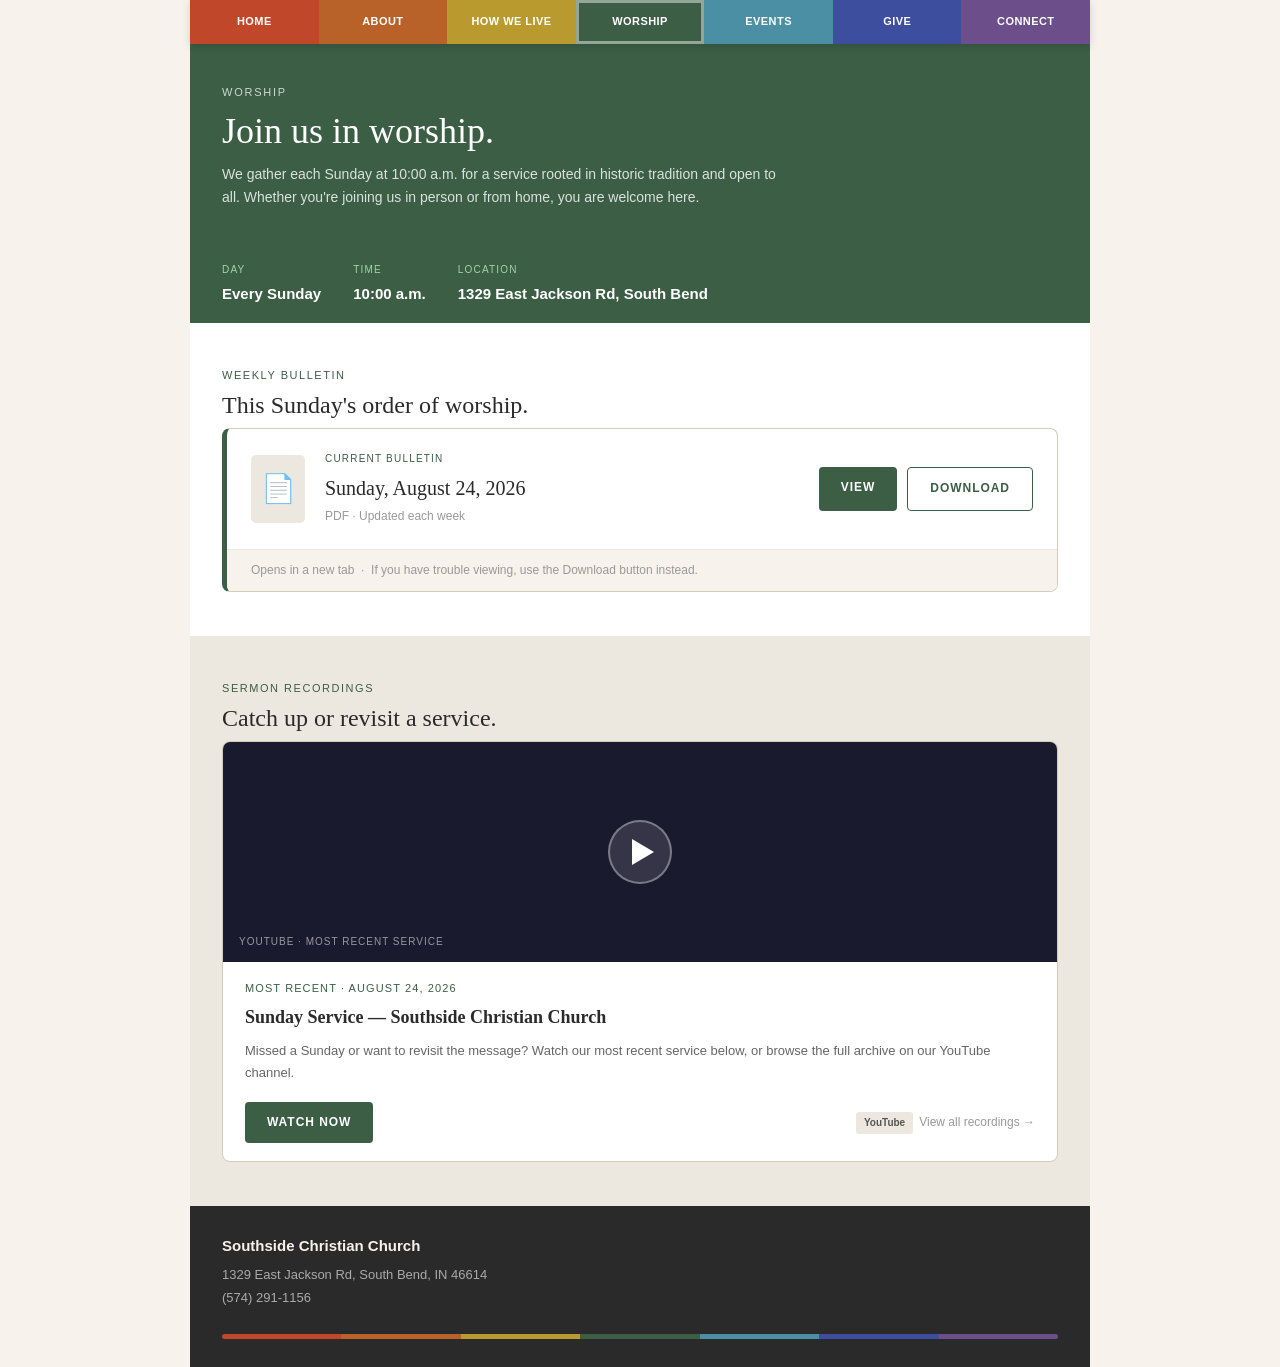
<file: worship.html>
<!DOCTYPE html>
<html lang="en">
<head>
  <meta charset="UTF-8">
  <meta name="viewport" content="width=device-width, initial-scale=1.0">
  <title>Worship — Southside Christian Church</title>
  <meta name="description" content="Join us for Sunday worship at 10:00 a.m. Download the weekly bulletin, watch our most recent service recording, or browse our full archive on YouTube.">
  <link rel="stylesheet" href="css/style.css">
  <style>

    /* ── SERVICE STRIP ── */
    .service-strip {
      background: #3B5E45;
      color: #fff;
      padding: 16px 32px;
      display: flex;
      align-items: center;
      gap: 32px;
      flex-wrap: wrap;
    }
    .service-detail__label {
      font-family: var(--sans);
      font-size: 10px;
      text-transform: uppercase;
      letter-spacing: 0.12em;
      color: #9FD4AC;
      display: block;
      margin-bottom: 3px;
    }
    .service-detail__value {
      font-family: var(--sans);
      font-size: 15px;
      font-weight: bold;
      color: #fff;
    }

    /* ── BULLETIN CARD ── */
    .bulletin-card {
      background: #fff;
      border-radius: 8px;
      border: 1px solid var(--border);
      border-left: 5px solid #3B5E45;
      overflow: hidden;
    }
    .bulletin-inner {
      padding: 22px 24px;
      display: flex;
      align-items: center;
      gap: 20px;
      flex-wrap: wrap;
    }
    .bulletin-icon {
      width: 54px;
      height: 68px;
      background: var(--sand);
      border-radius: 5px;
      display: flex;
      align-items: center;
      justify-content: center;
      font-size: 28px;
      flex-shrink: 0;
    }
    .bulletin-info { flex: 1; min-width: 160px; }
    .bulletin-info__label {
      font-family: var(--sans);
      font-size: 10px;
      text-transform: uppercase;
      letter-spacing: 0.12em;
      color: #3B5E45;
      margin-bottom: 5px;
    }
    .bulletin-info__date {
      font-size: 20px;
      color: var(--text);
      margin-bottom: 3px;
    }
    .bulletin-info__sub {
      font-family: var(--sans);
      font-size: 12px;
      color: var(--subtle);
    }
    .bulletin-actions {
      display: flex;
      gap: 10px;
      flex-shrink: 0;
    }
    .btn--sage-outline {
      background: transparent;
      color: #3B5E45;
      border: 1.5px solid #3B5E45;
    }
    .bulletin-note {
      font-family: var(--sans);
      font-size: 12px;
      color: var(--subtle);
      padding: 11px 24px;
      border-top: 1px solid var(--sand);
      background: var(--cream);
    }

    /* ── VIDEO CARD ── */
    .video-card {
      background: #fff;
      border-radius: 8px;
      border: 1px solid var(--border);
      overflow: hidden;
    }
    .video-thumb {
      width: 100%;
      height: 220px;
      background: #1a1a2e;
      display: flex;
      align-items: center;
      justify-content: center;
      position: relative;
      overflow: hidden;
    }
    /* If a real thumbnail image is available:
       .video-thumb img { width:100%; height:100%; object-fit:cover; } */
    .video-play {
      width: 64px;
      height: 64px;
      background: rgba(255,255,255,0.12);
      border-radius: 50%;
      display: flex;
      align-items: center;
      justify-content: center;
      border: 2px solid rgba(255,255,255,0.35);
      cursor: pointer;
      transition: background 0.2s;
    }
    .video-play:hover { background: rgba(255,255,255,0.22); }
    .video-play__arrow {
      width: 0;
      height: 0;
      border-top: 13px solid transparent;
      border-bottom: 13px solid transparent;
      border-left: 22px solid #fff;
      margin-left: 5px;
    }
    .video-thumb__label {
      position: absolute;
      bottom: 12px;
      left: 16px;
      font-family: var(--sans);
      font-size: 10px;
      color: rgba(255,255,255,0.55);
      text-transform: uppercase;
      letter-spacing: 0.1em;
    }
    .video-info { padding: 18px 22px; }
    .video-info__meta {
      font-family: var(--sans);
      font-size: 11px;
      color: #3B5E45;
      text-transform: uppercase;
      letter-spacing: 0.1em;
      margin-bottom: 5px;
    }
    .video-info__title {
      font-size: 18px;
      color: var(--text);
      margin-bottom: 8px;
    }
    .video-info__desc {
      font-family: var(--sans);
      font-size: 13px;
      color: var(--muted);
      line-height: 1.7;
      margin-bottom: 18px;
    }
    .video-footer {
      display: flex;
      align-items: center;
      justify-content: space-between;
      flex-wrap: wrap;
      gap: 12px;
    }
    .youtube-link {
      font-family: var(--sans);
      font-size: 12px;
      color: var(--subtle);
      text-decoration: none;
      display: flex;
      align-items: center;
      gap: 6px;
    }
    .youtube-link:hover { color: var(--muted); }
    .yt-badge {
      background: var(--sand);
      border-radius: 3px;
      padding: 3px 8px;
      font-size: 10px;
      font-weight: bold;
      color: #555;
    }

    /* ── RESPONSIVE ── */
    @media (max-width: 600px) {
      .service-strip { gap: 18px; padding: 16px 20px; }
      .bulletin-inner { flex-direction: column; align-items: flex-start; }
      .bulletin-actions { width: 100%; }
      .bulletin-actions .btn { flex: 1; text-align: center; }
      .video-footer { flex-direction: column; align-items: flex-start; }
    }
  </style>
</head>
<body>

<div class="site">

  <!-- ── NAVIGATION ── -->
  <nav aria-label="Main navigation">
    <div class="nav-rainbow">
      <a href="index.html"       class="nav-item"        style="background:#C0472A;">Home</a>
      <a href="about.html"       class="nav-item"        style="background:#B8622A;">About</a>
      <a href="how-we-live.html" class="nav-item"        style="background:#B89A2E;">How we live</a>
      <a href="worship.html"     class="nav-item active" style="background:#3B5E45;">Worship</a>
      <a href="events.html"      class="nav-item"        style="background:#4A8FA3;">Events</a>
      <a href="give.html"        class="nav-item"        style="background:#3D4E9E;">Give</a>
      <a href="connect.html"     class="nav-item"        style="background:#6B4E8A;">Connect</a>
    </div>
  </nav>

  <!-- ── HERO ── -->
  <header class="page-hero" style="background:#3B5E45;">
    <p class="page-hero-eyebrow">Worship</p>
    <h1 class="page-hero-title">Join us in worship.</h1>
    <p class="page-hero-sub">We gather each Sunday at 10:00 a.m. for a service rooted in historic tradition and open to all. Whether you're joining us in person or from home, you are welcome here.</p>
  </header>

  <!-- ── SERVICE DETAILS STRIP ── -->
  <div class="service-strip">
    <div class="service-detail">
      <span class="service-detail__label">Day</span>
      <span class="service-detail__value">Every Sunday</span>
    </div>
    <div class="service-detail">
      <span class="service-detail__label">Time</span>
      <span class="service-detail__value">10:00 a.m.</span>
    </div>
    <div class="service-detail">
      <span class="service-detail__label">Location</span>
      <span class="service-detail__value">1329 East Jackson Rd, South Bend</span>
    </div>
  </div>

  <!-- ══════════════════════════════════════
       WEEKLY BULLETIN
  ══════════════════════════════════════ -->
  <section class="section section--white" id="bulletin">
    <p class="section-eyebrow" style="color:#3B5E45;">Weekly bulletin</p>
    <h2 class="section-title">This Sunday's order of worship.</h2>

    <div class="bulletin-card">
      <div class="bulletin-inner">
        <div class="bulletin-icon">📄</div>
        <div class="bulletin-info">
          <p class="bulletin-info__label">Current bulletin</p>
          <p class="bulletin-info__date">Sunday, August 24, 2026</p>
          <p class="bulletin-info__sub">PDF · Updated each week</p>
        </div>
        <div class="bulletin-actions">
          <!--
            UPDATE EACH WEEK:
            1. Replace files/bulletin.pdf with the new PDF
            2. Update the date text above
            The View and Download buttons below require no changes.
          -->
          <a class="btn btn--sage" href="files/bulletin.pdf" target="_blank" rel="noopener">View</a>
          <a class="btn btn--sage-outline btn" href="files/bulletin.pdf" download>Download</a>
        </div>
      </div>
      <p class="bulletin-note">Opens in a new tab &nbsp;·&nbsp; If you have trouble viewing, use the Download button instead.</p>
    </div>
  </section>

  <!-- ══════════════════════════════════════
       SERMON RECORDINGS
  ══════════════════════════════════════ -->
  <section class="section section--sand" id="recordings">
    <p class="section-eyebrow" style="color:#3B5E45;">Sermon recordings</p>
    <h2 class="section-title">Catch up or revisit a service.</h2>

    <div class="video-card">
      <div class="video-thumb">
        <!--
          To embed a real YouTube video, replace this entire .video-thumb div with:
          <div style="position:relative; padding-bottom:56.25%; height:0; overflow:hidden;">
            <iframe
              src="https://www.youtube.com/embed/YOUR_VIDEO_ID"
              style="position:absolute; top:0; left:0; width:100%; height:100%; border:0;"
              allowfullscreen
              title="Sunday Service — Southside Christian Church">
            </iframe>
          </div>
        -->
        <div class="video-play">
          <div class="video-play__arrow"></div>
        </div>
        <span class="video-thumb__label">YouTube · Most recent service</span>
      </div>
      <div class="video-info">
        <p class="video-info__meta">Most recent · August 24, 2026</p>
        <h3 class="video-info__title">Sunday Service — Southside Christian Church</h3>
        <p class="video-info__desc">Missed a Sunday or want to revisit the message? Watch our most recent service below, or browse the full archive on our YouTube channel.</p>
        <div class="video-footer">
          <!--
            Replace # with your actual YouTube video URL
          -->
          <a class="btn btn--sage" href="#" target="_blank" rel="noopener">Watch now</a>
          <a class="youtube-link" href="#" target="_blank" rel="noopener">
            <span class="yt-badge">YouTube</span>
            View all recordings →
          </a>
        </div>
      </div>
    </div>
  </section>

  <!-- ── FOOTER ── -->
  <footer class="site-footer">
    <p class="site-footer__name">Southside Christian Church</p>
    <p class="site-footer__addr">
      1329 East Jackson Rd, South Bend, IN 46614<br>
      (574) 291-1156
    </p>
    <div class="footer-rainbow">
      <span style="background:#C0472A;"></span>
      <span style="background:#B8622A;"></span>
      <span style="background:#B89A2E;"></span>
      <span style="background:#3B5E45;"></span>
      <span style="background:#4A8FA3;"></span>
      <span style="background:#3D4E9E;"></span>
      <span style="background:#6B4E8A;"></span>
    </div>
  </footer>

</div><!-- /.site -->

</body>
</html>
</file>
<file: css/style.css>
/* ============================================================
   SOUTHSIDE CHRISTIAN CHURCH — Shared Stylesheet
   Palette: Sage & Terracotta with 7-color rainbow nav
   ============================================================ */

/* --- RESET & BASE --- */
*, *::before, *::after { box-sizing: border-box; margin: 0; padding: 0; }

html { scroll-behavior: smooth; }

body {
  font-family: Georgia, 'Times New Roman', serif;
  background: #F7F2EB;
  color: #2A2A2A;
  font-size: 16px;
  line-height: 1.6;
}

img { max-width: 100%; display: block; }
a { color: inherit; }

/* --- COLOR TOKENS --- */
:root {
  --red:        #C0472A;
  --terracotta: #B8622A;
  --gold:       #B89A2E;
  --sage:       #3B5E45;
  --blue:       #4A8FA3;
  --indigo:     #3D4E9E;
  --violet:     #6B4E8A;

  --cream:      #F7F2EB;
  --sand:       #EDE8DF;
  --border:     #D4CBBA;
  --text:       #2A2A2A;
  --muted:      #666;
  --subtle:     #999;

  --sans: 'Helvetica Neue', Arial, sans-serif;
}

/* --- SITE WRAPPER --- */
.site {
  max-width: 900px;
  margin: 0 auto;
}

/* --- NAVIGATION --- */
.nav-rainbow {
  display: flex;
  position: sticky;
  top: 0;
  z-index: 100;
  box-shadow: 0 2px 8px rgba(0,0,0,0.15);
}

.nav-item {
  flex: 1;
  padding: 13px 4px;
  text-align: center;
  font-family: var(--sans);
  font-size: 11px;
  font-weight: bold;
  color: #fff;
  letter-spacing: 0.04em;
  text-transform: uppercase;
  text-decoration: none;
  transition: opacity 0.15s;
}

.nav-item:hover { opacity: 0.85; }

.nav-item.active {
  outline: 3px solid rgba(255,255,255,0.45);
  outline-offset: -3px;
}

/* --- PAGE HERO --- */
.page-hero {
  padding: 40px 32px 36px;
}

.page-hero-eyebrow {
  font-family: var(--sans);
  font-size: 11px;
  letter-spacing: 0.16em;
  text-transform: uppercase;
  opacity: 0.75;
  margin-bottom: 10px;
  color: #fff;
}

.page-hero-title {
  font-size: 36px;
  font-weight: normal;
  color: #fff;
  line-height: 1.15;
  margin-bottom: 10px;
}

.page-hero-sub {
  font-family: var(--sans);
  font-size: 14px;
  color: rgba(255,255,255,0.82);
  line-height: 1.7;
  max-width: 560px;
}

/* --- SECTIONS --- */
.section {
  padding: 44px 32px;
}

.section--cream  { background: var(--cream); }
.section--sand   { background: var(--sand); }
.section--white  { background: #fff; }

.section-eyebrow {
  font-family: var(--sans);
  font-size: 11px;
  letter-spacing: 0.14em;
  text-transform: uppercase;
  margin-bottom: 6px;
}

.section-title {
  font-size: 24px;
  font-weight: normal;
  color: var(--text);
  margin-bottom: 8px;
  line-height: 1.25;
}

.section-desc {
  font-family: var(--sans);
  font-size: 14px;
  color: var(--muted);
  line-height: 1.75;
  margin-bottom: 28px;
  max-width: 600px;
}

/* --- BUTTONS --- */
.btn {
  display: inline-block;
  font-family: var(--sans);
  font-size: 12px;
  font-weight: bold;
  letter-spacing: 0.08em;
  text-transform: uppercase;
  padding: 11px 22px;
  border-radius: 4px;
  text-decoration: none;
  border: none;
  cursor: pointer;
  transition: opacity 0.15s;
}

.btn:hover { opacity: 0.88; }
.btn--primary { background: var(--terracotta); color: #fff; }
.btn--sage    { background: var(--sage);       color: #fff; }
.btn--indigo  { background: var(--indigo);     color: #fff; }
.btn--violet  { background: var(--violet);     color: #fff; }
.btn--outline { background: transparent; border: 1.5px solid currentColor; }

/* --- CARDS --- */
.card {
  background: #fff;
  border-radius: 7px;
  border: 1px solid var(--border);
  overflow: hidden;
}

.card--top-accent { border-top: 3px solid var(--terracotta); }

/* --- GRID HELPERS --- */
.grid-2 { display: grid; grid-template-columns: 1fr 1fr; gap: 14px; }
.grid-3 { display: grid; grid-template-columns: 1fr 1fr 1fr; gap: 14px; }

/* --- FOOTER --- */
.site-footer {
  background: #2A2A2A;
  color: #aaa;
  padding: 28px 32px;
  font-family: var(--sans);
  font-size: 13px;
}

.site-footer__name {
  color: var(--cream);
  font-size: 15px;
  font-weight: bold;
  margin-bottom: 5px;
}

.site-footer__addr { line-height: 1.8; }

.footer-rainbow {
  display: flex;
  height: 5px;
  margin-top: 24px;
  border-radius: 3px;
  overflow: hidden;
}

.footer-rainbow span { flex: 1; }

/* --- SERVICE BANNER --- */
.service-banner {
  background: var(--red);
  color: #fff;
  text-align: center;
  padding: 13px 20px;
  font-family: var(--sans);
  font-size: 14px;
  letter-spacing: 0.04em;
}

.service-banner strong { font-size: 16px; }

/* --- UTILITY --- */
.text-sans  { font-family: var(--sans); }
.text-muted { color: var(--muted); }
.text-small { font-size: 12px; }
.text-label {
  font-family: var(--sans);
  font-size: 11px;
  text-transform: uppercase;
  letter-spacing: 0.1em;
}

/* --- FORMS --- */
.form-label {
  font-family: var(--sans);
  font-size: 11px;
  font-weight: bold;
  text-transform: uppercase;
  letter-spacing: 0.08em;
  color: #555;
  margin-bottom: 5px;
  display: block;
}

.form-input,
.form-select,
.form-textarea {
  width: 100%;
  border: 1px solid var(--border);
  border-radius: 4px;
  padding: 10px 13px;
  font-family: var(--sans);
  font-size: 14px;
  color: var(--text);
  background: var(--cream);
  outline: none;
  transition: border-color 0.15s, background 0.15s;
}

.form-input:focus,
.form-select:focus,
.form-textarea:focus {
  border-color: var(--sage);
  background: #fff;
}

.form-textarea { height: 100px; resize: vertical; }

.form-field { margin-bottom: 18px; }

.form-row { display: flex; gap: 14px; }
.form-row .form-field { flex: 1; }

/* --- RESPONSIVE --- */
@media (max-width: 600px) {
  .nav-item { font-size: 9px; padding: 11px 2px; letter-spacing: 0.01em; }
  .page-hero { padding: 28px 20px; }
  .page-hero-title { font-size: 26px; }
  .section { padding: 32px 20px; }
  .grid-2, .grid-3 { grid-template-columns: 1fr; }
  .form-row { flex-direction: column; gap: 0; }
}

@media (prefers-reduced-motion: reduce) {
  *, *::before, *::after { transition: none !important; animation: none !important; }
}
</file>
